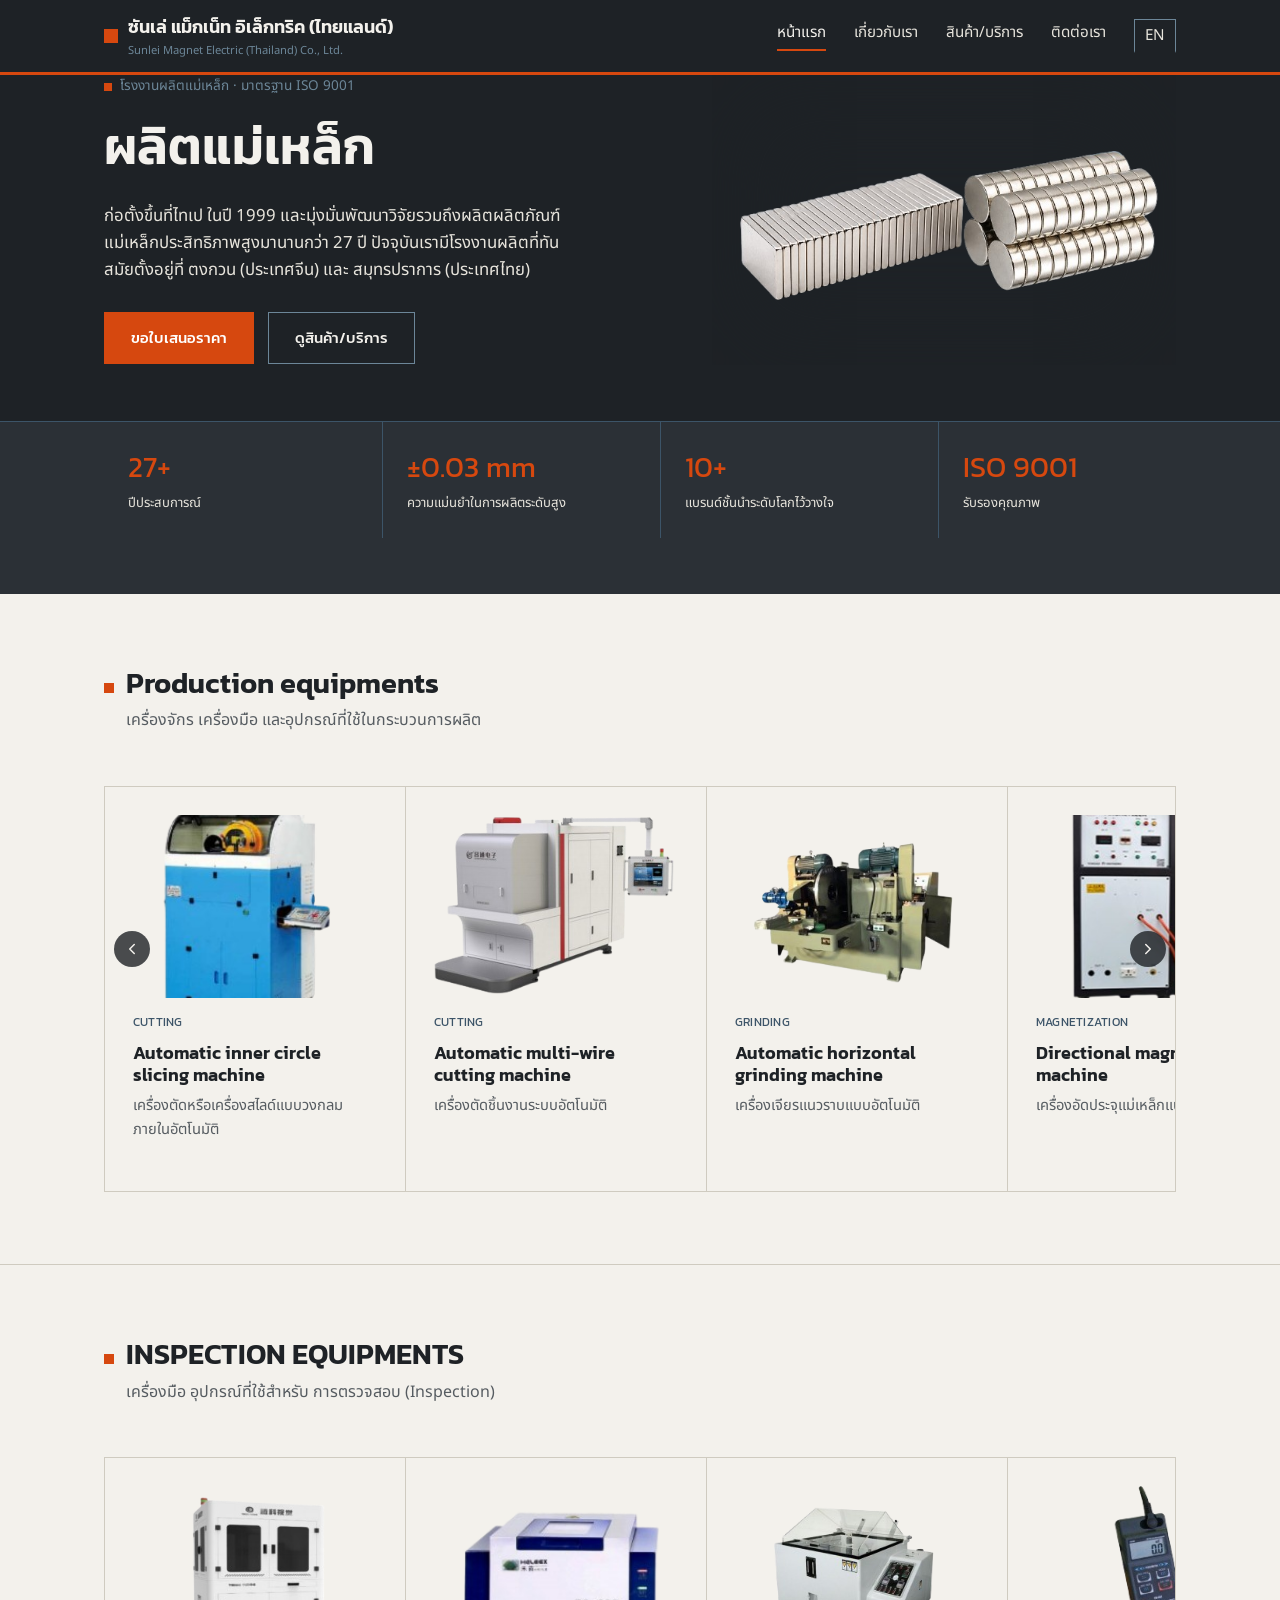
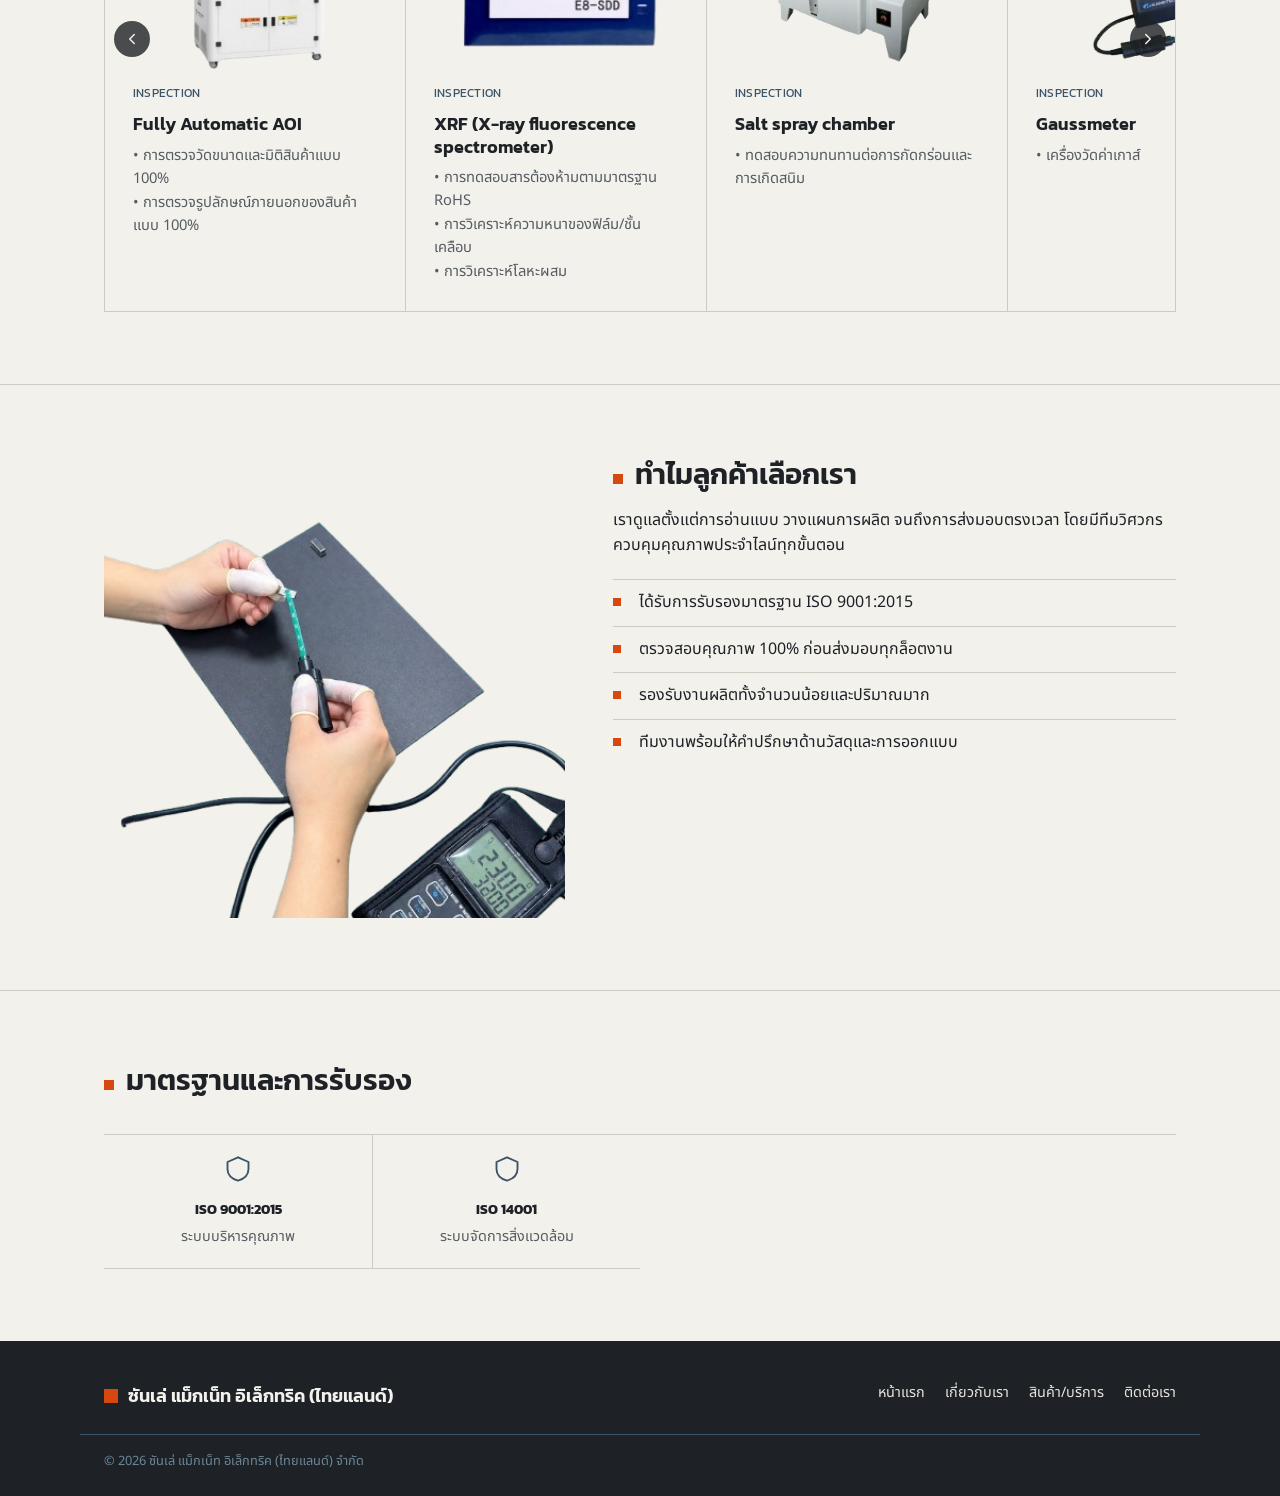
<file: index.html>
<!DOCTYPE html>
<html lang="th">
<head>
<meta charset="UTF-8">
<meta name="viewport" content="width=device-width, initial-scale=1.0">
<title>ซันเล่ แม็กเน็ท อิเล็กทริค (ไทยแลนด์) | โรงงานผลิตแม่เหล็ก</title>
<meta name="description" content="โรงงานผลิตชิ้นส่วนโลหะและงานประกอบอุตสาหกรรม มาตรฐาน ISO 9001 รับผลิตตามแบบ (OEM) และงานประกอบเฉพาะทาง">
<link rel="preconnect" href="https://fonts.googleapis.com">
<link href="https://fonts.googleapis.com/css2?family=Kanit:wght@500;600&family=Noto+Sans+Thai:wght@400;500;600&display=swap" rel="stylesheet">
<link rel="stylesheet" href="css/style.css">
</head>
<body>

<header class="site-header">
  <div class="wrap">
    <a class="brand" href="index.html">
      <span class="mark"></span>
      <span>ซันเล่ แม็กเน็ท อิเล็กทริค (ไทยแลนด์)<br><small>Sunlei Magnet Electric (Thailand) Co., Ltd.</small></span>
    </a>
    <button class="menu-toggle" aria-expanded="false" aria-label="เปิดเมนู">เมนู</button>
    <nav class="main-nav">
      <a href="index.html" aria-current="page">หน้าแรก</a>
      <a href="about.html">เกี่ยวกับเรา</a>
      <a href="products.html">สินค้า/บริการ</a>
      <a href="contact.html">ติดต่อเรา</a>
      <div class="lang-switch"><a href="en/index.html">EN</a></div>
    </nav>
  </div>
</header>

<section class="hero" style="border-bottom:none; padding-top:0;">
  <div class="wrap">
    <div>
      <div class="eyebrow"><span class="mark"></span>โรงงานผลิตแม่เหล็ก · มาตรฐาน ISO 9001</div>
      <h1>ผลิตแม่เหล็ก</h1>
      <p class="lede">ก่อตั้งขึ้นที่ไทเป ในปี 1999 และมุ่งมั่นพัฒนาวิจัยรวมถึงผลิตผลิตภัณฑ์แม่เหล็กประสิทธิภาพสูงมานานกว่า 27 ปี ปัจจุบันเรามีโรงงานผลิตที่ทันสมัยตั้งอยู่ที่ ตงกวน (ประเทศจีน) และ สมุทรปราการ (ประเทศไทย) </p>
      <div class="hero-actions">
        <a class="btn btn-primary" href="contact.html">ขอใบเสนอราคา</a>
        <a class="btn btn-ghost" href="products.html">ดูสินค้า/บริการ</a>
      </div>
    </div>
    <div class="hero-plate">
      <img src="images/1.png" alt="แม่เหล็กนีโอไดเมียมของซันเล่ แม็กเน็ท อิเล็กทริค (ไทยแลนด์)"
           style="width:100%;height:100%;object-fit:cover;object-position:center;">
    </div>
  </div>
  <div class="stat-strip">
    <div class="wrap">
      <div class="stat"><span class="num">27+</span><span class="label">ปีประสบการณ์</span></div>
      <div class="stat"><span class="num">±0.03 mm</span><span class="label">ความแม่นยำในการผลิตระดับสูง</span></div>
      <div class="stat"><span class="num">10+</span><span class="label">แบรนด์ชั้นนำระดับโลกไว้วางใจ</span></div>
      <div class="stat"><span class="num">ISO 9001</span><span class="label">รับรองคุณภาพ</span></div>
    </div>
  </div>
</section>

<section>
  <div class="wrap">
    <div class="section-head">
      <span class="tag"></span>
      <div><h2>Production equipments </h2><p class="desc">เครื่องจักร เครื่องมือ และอุปกรณ์ที่ใช้ในกระบวนการผลิต</p></div>
    </div>
    <div class="product-slider">
      <button class="slider-arrow slider-prev" type="button" aria-label="เลื่อนดูรายการก่อนหน้า" onclick="scrollProducts(-1, this)">
        <svg width="18" height="18" viewBox="0 0 24 24" fill="none" stroke="currentColor" stroke-width="2" stroke-linecap="round" stroke-linejoin="round"><polyline points="15 18 9 12 15 6"></polyline></svg>
      </button>
      <div class="product-grid">
        <div class="product-card">
          <!-- 🖼️ แก้รูปตรงนี้: เปลี่ยน src เป็นรูปเครื่อง CNC/ชิ้นงานจริง (แนะนำ 800x600px) -->
          <div class="thumb">
            <img src="images/1.1.png" alt="Automatic inner circle slicing machine">
          </div>
          <div class="code">CUTTING</div>
          <h3>Automatic inner circle slicing machine</h3>
          <p>เครื่องตัดหรือเครื่องสไลด์แบบวงกลมภายในอัตโนมัติ</p>
        </div>
        <div class="product-card">
          <!-- 🖼️ แก้รูปตรงนี้: เปลี่ยน src เป็นรูปงานตัด-พับแผ่นโลหะจริง (แนะนำ 800x600px) -->
          <div class="thumb">
            <img src="images/CUT-70-removebg.png" alt="งานตัด">
          </div>
          <div class="code">CUTTING</div>
          <h3>Automatic multi-wire cutting machine</h3>
          <p>เครื่องตัดชิ้นงานระบบอัตโนมัติ</p>
        </div>
        <div class="product-card">
          <!-- 🖼️ แก้รูปตรงนี้: เปลี่ยน src เป็นรูปงานประกอบ/ตรวจสอบจริง (แนะนำ 800x600px) -->
          <div class="thumb">
            <img src="images/P-1.png" alt="งานตัดกำลัง70เท่า">
          </div>
          <div class="code">GRINDING</div>
          <h3>Automatic horizontal grinding machine</h3>
          <p>เครื่องเจียรแนวราบแบบอัตโนมัติ</p>
        </div>
        <div class="product-card">
          <!-- 🖼️ แก้รูปตรงนี้: เปลี่ยน src เป็นรูปงานประกอบ/ตรวจสอบจริง (แนะนำ 800x600px) -->
          <div class="thumb">
            <img src="images/C-1.png" alt="ชาร์จ">
          </div>
          <div class="code">MAGNETIZATION</div>
          <h3>Directional magnetizing machine</h3>
          <p>เครื่องอัดประจุแม่เหล็กแบบกำหนดทิศทาง</p>
        </div>
        <div class="product-card">
          <!-- 🖼️ แก้รูปตรงนี้: เปลี่ยน src เป็นรูปงานประกอบ/ตรวจสอบจริง (แนะนำ 800x600px) -->
          <div class="thumb">
            <img src="images/C-2.png" alt="ชาร์จ">
          </div>
          <div class="code">MAGNETIZATION</div>
          <h3>Automatic tunnel-type magnetizing machine</h3>
          <p>เครื่องอัดแม่เหล็กอัตโนมัติแบบอุโมงค์</p>
        </div>
        <div class="product-card">
          <!-- 🖼️ แก้รูปตรงนี้: เปลี่ยน src เป็นรูปงานประกอบ/ตรวจสอบจริง (แนะนำ 800x600px) -->
          <div class="thumb">
            <img src="images/C-3.png" alt="ชาร์จ">
          </div>
          <div class="code">MAGNETIZATION</div>
          <h3>Fully automatic inkjet coding and magnetizing machine</h3>
          <p>เครื่องอัดแม่เหล็กและพิมพ์รหัสอิงก์เจ็ตอัตโนมัติ</p>
        </div>
        <div class="product-card">
          <!-- 🖼️ แก้รูปตรงนี้: เปลี่ยน src เป็นรูปงานประกอบ/ตรวจสอบจริง (แนะนำ 800x600px) -->
          <div class="thumb">
            <img src="images/C-4.png" alt="ชาร์จ">
          </div>
          <div class="code">MAGNETIZATION</div>
          <h3>Magnetizer machine</h3>
          <p>เครื่องอัดแม่เหล็กอัตโนมัติแบบไม่กำหนดทิศทาง</p>
        </div>
      </div>
      <button class="slider-arrow slider-next" type="button" aria-label="เลื่อนดูรายการถัดไป" onclick="scrollProducts(1, this)">
        <svg width="18" height="18" viewBox="0 0 24 24" fill="none" stroke="currentColor" stroke-width="2" stroke-linecap="round" stroke-linejoin="round"><polyline points="9 18 15 12 9 6"></polyline></svg>
      </button>
    </div>
  </div>
</section>

<section>
  <div class="wrap">
    <div class="section-head">
      <span class="tag"></span>
      <div><h2>INSPECTION EQUIPMENTS </h2><p class="desc">เครื่องมือ อุปกรณ์ที่ใช้สำหรับ การตรวจสอบ (Inspection)</p></div>
    </div>
    <div class="product-slider">
      <button class="slider-arrow slider-prev" type="button" aria-label="เลื่อนดูรายการก่อนหน้า" onclick="scrollProducts(-1, this)">
        <svg width="18" height="18" viewBox="0 0 24 24" fill="none" stroke="currentColor" stroke-width="2" stroke-linecap="round" stroke-linejoin="round"><polyline points="15 18 9 12 15 6"></polyline></svg>
      </button>
      <div class="product-grid">
        <div class="product-card">
          <!-- 🖼️ แก้รูปตรงนี้: เปลี่ยน src เป็นรูปเครื่อง CNC/ชิ้นงานจริง (แนะนำ 800x600px) -->
          <div class="thumb">
            <img src="images/AOI.png" alt="Automatic inner circle slicing machine">
          </div>
          <div class="code">INSPECTION</div>
          <h3>Fully Automatic AOI </h3>
          <p>• การตรวจวัดขนาดและมิติสินค้าแบบ 100%</p>
          <p>• การตรวจรูปลักษณ์ภายนอกของสินค้าแบบ 100%</p>
        </div>
        <div class="product-card">
          <!-- 🖼️ แก้รูปตรงนี้: เปลี่ยน src เป็นรูปงานตัด-พับแผ่นโลหะจริง (แนะนำ 800x600px) -->
          <div class="thumb">
            <img src="images/XRF.png" alt="งานตัด">
          </div>
          <div class="code">INSPECTION</div>
          <h3>XRF (X-ray fluorescence spectrometer)</h3>
          <p>• การทดสอบสารต้องห้ามตามมาตรฐาน RoHS</p>
          <p>• การวิเคราะห์ความหนาของฟิล์ม/ชั้นเคลือบ</p>
          <p>• การวิเคราะห์โลหะผสม</p>
        </div>
        <div class="product-card">
          <!-- 🖼️ แก้รูปตรงนี้: เปลี่ยน src เป็นรูปงานประกอบ/ตรวจสอบจริง (แนะนำ 800x600px) -->
          <div class="thumb">
            <img src="images/S-1.png" alt="งานตัดกำลัง70เท่า">
          </div>
          <div class="code">INSPECTION</div>
          <h3>Salt spray chamber</h3>
          <p>• ทดสอบความทนทานต่อการกัดกร่อนและการเกิดสนิม</p>
        </div>
        <div class="product-card">
          <!-- 🖼️ แก้รูปตรงนี้: เปลี่ยน src เป็นรูปงานประกอบ/ตรวจสอบจริง (แนะนำ 800x600px) -->
          <div class="thumb">
            <img src="images/G-1.png" alt="ชาร์จ">
          </div>
          <div class="code">INSPECTION</div>
          <h3>Gaussmeter</h3>
          <p>• เครื่องวัดค่าเกาส์</p>
        </div>

      </div>
      <button class="slider-arrow slider-next" type="button" aria-label="เลื่อนดูรายการถัดไป" onclick="scrollProducts(1, this)">
        <svg width="18" height="18" viewBox="0 0 24 24" fill="none" stroke="currentColor" stroke-width="2" stroke-linecap="round" stroke-linejoin="round"><polyline points="9 18 15 12 9 6"></polyline></svg>
      </button>
    </div>
  </div>
</section>

<script>
  function scrollProducts(direction, btn) {
    var slider = btn.closest('.product-slider');
    var track = slider.querySelector('.product-grid');
    var card = track.querySelector('.product-card');
    var gap = 1;
    var amount = card ? card.getBoundingClientRect().width + gap : 300;
    var start = track.scrollLeft;
    var maxScroll = track.scrollWidth - track.clientWidth;
    var target = Math.max(0, Math.min(maxScroll, start + direction * amount));
    var duration = 450;
    var startTime = null;

    if (track._scrollAnimId) {
      cancelAnimationFrame(track._scrollAnimId);
      track._scrollAnimId = null;
    }

    function easeOutCubic(t) {
      return 1 - Math.pow(1 - t, 3);
    }

    function step(timestamp) {
      if (!startTime) startTime = timestamp;
      var elapsed = timestamp - startTime;
      var progress = Math.min(elapsed / duration, 1);
      track.scrollLeft = start + (target - start) * easeOutCubic(progress);
      if (progress < 1) {
        track._scrollAnimId = requestAnimationFrame(step);
      } else {
        track._scrollAnimId = null;
      }
    }

    track._scrollAnimId = requestAnimationFrame(step);
  }
</script>

<section>
  <div class="wrap split">
    <div class="plate">
      <!-- 🖼️ แก้รูปตรงนี้: เปลี่ยน src เป็นรูปทีมงาน/การตรวจสอบคุณภาพจริง (แนะนำ 900x700px) -->
      <img src="images/Q-1.1.png" alt="ทีมงานตรวจสอบคุณภาพ"
           style="width:100%;height:100%;object-fit:cover;object-position:center;">
    </div>
    <div>
      <div class="section-head" style="margin-bottom:16px;">
        <span class="tag"></span>
        <div><h2>ทำไมลูกค้าเลือกเรา</h2></div>
      </div>
      <p>เราดูแลตั้งแต่การอ่านแบบ วางแผนการผลิต จนถึงการส่งมอบตรงเวลา โดยมีทีมวิศวกรควบคุมคุณภาพประจำไลน์ทุกขั้นตอน</p>
      <ul class="checklist">
        <li>ได้รับการรับรองมาตรฐาน ISO 9001:2015</li>
        <li>ตรวจสอบคุณภาพ 100% ก่อนส่งมอบทุกล็อตงาน</li>
        <li>รองรับงานผลิตทั้งจำนวนน้อยและปริมาณมาก</li>
        <li>ทีมงานพร้อมให้คำปรึกษาด้านวัสดุและการออกแบบ</li>
      </ul>
    </div>
  </div>
</section>

<section style="border-bottom:none;">
  <div class="wrap">
    <div class="section-head">
      <span class="tag"></span>
      <div><h2>มาตรฐานและการรับรอง</h2></div>
    </div>
    <!-- 🖼️ ไอคอนด้านล่างเป็นตราสัญลักษณ์ทั่วไป แก้เป็นโลโก้ใบรับรองจริง (ไฟล์ภาพ) ได้เมื่อได้รับเอกสารจากหน่วยตรวจ -->
    <div class="cert-row">
      <div class="cert-item">
        <svg width="28" height="28" viewBox="0 0 24 24" fill="none" stroke="#3C5468" stroke-width="1.6" style="margin-bottom:8px;"><path d="M12 2 3 6v6c0 5 4 8.5 9 10 5-1.5 9-5 9-10V6l-9-4Z"/></svg>
        <strong>ISO 9001:2015</strong>ระบบบริหารคุณภาพ
      </div>
      <!--<div class="cert-item">
        <svg width="28" height="28" viewBox="0 0 24 24" fill="none" stroke="#3C5468" stroke-width="1.6" style="margin-bottom:8px;"><path d="M12 2 3 6v6c0 5 4 8.5 9 10 5-1.5 9-5 9-10V6l-9-4Z"/></svg>
        <strong>มอก.</strong>มาตรฐานผลิตภัณฑ์อุตสาหกรรม
      </div>-->
      <div class="cert-item">
        <svg width="28" height="28" viewBox="0 0 24 24" fill="none" stroke="#3C5468" stroke-width="1.6" style="margin-bottom:8px;"><path d="M12 2 3 6v6c0 5 4 8.5 9 10 5-1.5 9-5 9-10V6l-9-4Z"/></svg>
        <strong>ISO 14001</strong>ระบบจัดการสิ่งแวดล้อม
      </div>
      <!--<div class="cert-item">
        <svg width="28" height="28" viewBox="0 0 24 24" fill="none" stroke="#3C5468" stroke-width="1.6" style="margin-bottom:8px;"><path d="M12 2 3 6v6c0 5 4 8.5 9 10 5-1.5 9-5 9-10V6l-9-4Z"/></svg>
        <strong>SGS Audit</strong>ตรวจประเมินโรงงานประจำปี
      </div>-->
    </div>
  </div>
</section>

<footer class="site-footer">
  <div class="wrap">
    <a class="brand" href="index.html"><span class="mark"></span>ซันเล่ แม็กเน็ท อิเล็กทริค (ไทยแลนด์)</a>
    <nav class="foot-nav">
      <a href="index.html">หน้าแรก</a>
      <a href="about.html">เกี่ยวกับเรา</a>
      <a href="products.html">สินค้า/บริการ</a>
      <a href="contact.html">ติดต่อเรา</a>
    </nav>
  </div>
  <p class="foot-bottom">© 2026 ซันเล่ แม็กเน็ท อิเล็กทริค (ไทยแลนด์) จำกัด</p>
</footer>

<script src="js/main.js"></script>
</body>
</html>
</file>
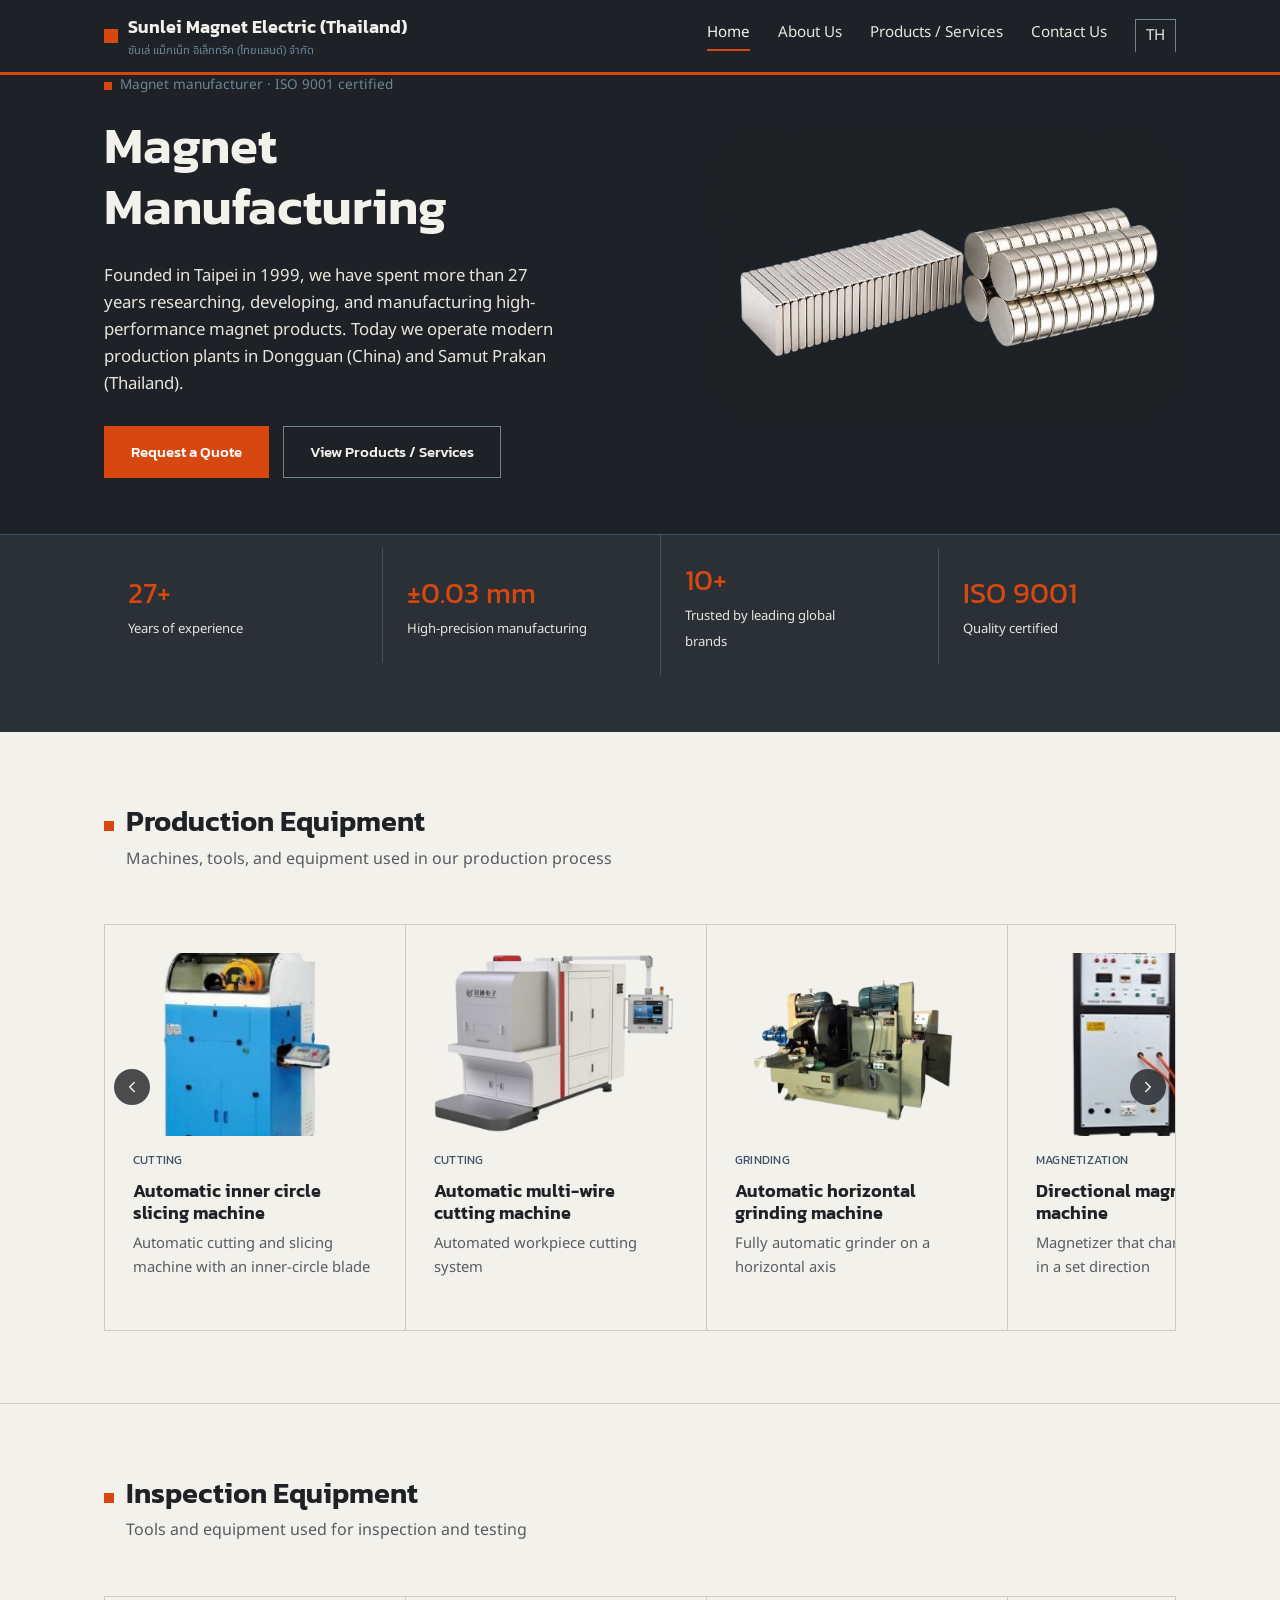
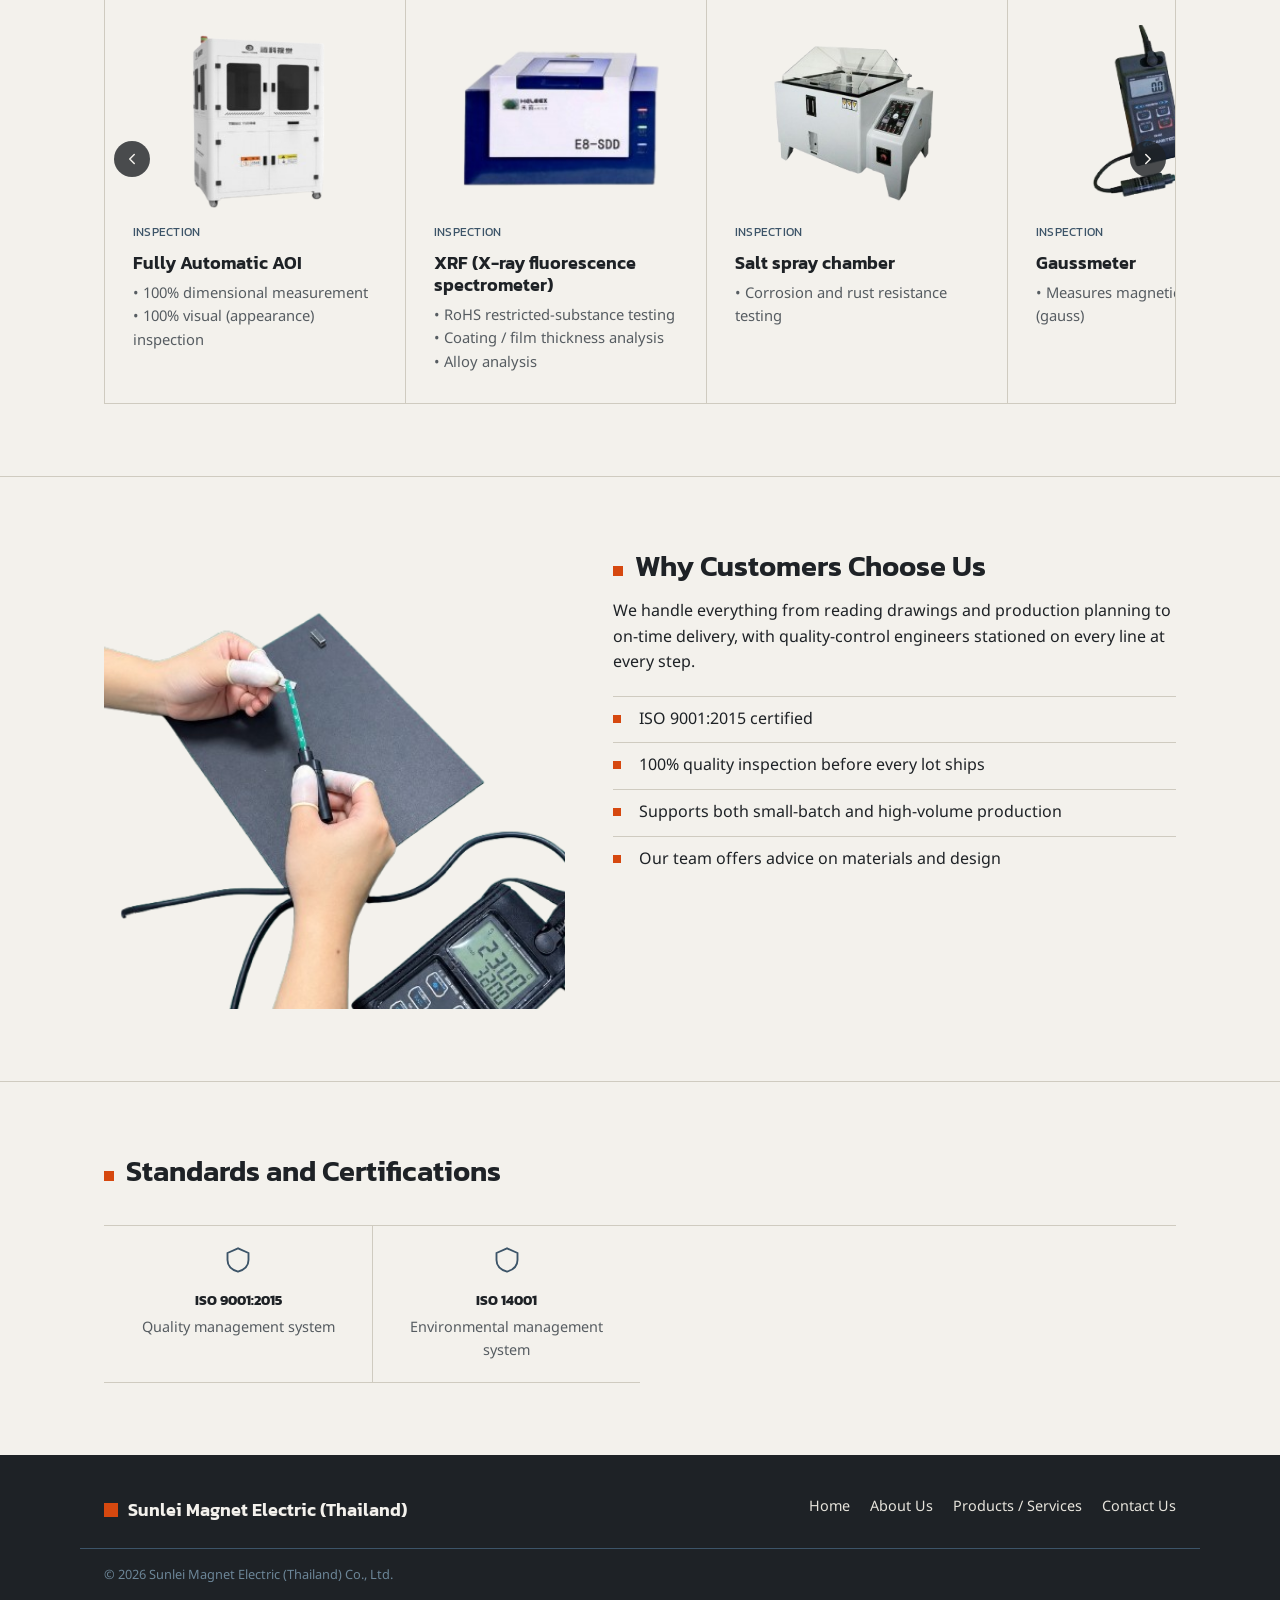
<file: en/index.html>
<!DOCTYPE html>
<html lang="en">
<head>
<meta charset="UTF-8">
<meta name="viewport" content="width=device-width, initial-scale=1.0">
<title>Sunlei Magnet Electric (Thailand) | Magnet Manufacturer</title>
<meta name="description" content="Manufacturer of high-performance magnets with production plants in Dongguan (China) and Samut Prakan (Thailand). ISO 9001 certified. OEM and custom orders welcome.">
<link rel="preconnect" href="https://fonts.googleapis.com">
<link href="https://fonts.googleapis.com/css2?family=Kanit:wght@500;600&family=Noto+Sans+Thai:wght@400;500;600&display=swap" rel="stylesheet">
<link rel="stylesheet" href="../css/style.css">
</head>
<body>

<header class="site-header">
  <div class="wrap">
    <a class="brand" href="index.html">
      <span class="mark"></span>
      <span>Sunlei Magnet Electric (Thailand)<br><small>ซันเล่ แม็กเน็ท อิเล็กทริค (ไทยแลนด์) จำกัด</small></span>
    </a>
    <button class="menu-toggle" aria-expanded="false" aria-label="Open menu">Menu</button>
    <nav class="main-nav">
      <a href="index.html" aria-current="page">Home</a>
      <a href="about.html">About Us</a>
      <a href="products.html">Products / Services</a>
      <a href="contact.html">Contact Us</a>
      <div class="lang-switch"><a href="../index.html">TH</a></div>
    </nav>
  </div>
</header>

<section class="hero" style="border-bottom:none; padding-top:0;">
  <div class="wrap">
    <div>
      <div class="eyebrow"><span class="mark"></span>Magnet manufacturer · ISO 9001 certified</div>
      <h1>Magnet Manufacturing</h1>
      <p class="lede">Founded in Taipei in 1999, we have spent more than 27 years researching, developing, and manufacturing high-performance magnet products. Today we operate modern production plants in Dongguan (China) and Samut Prakan (Thailand).</p>
      <div class="hero-actions">
        <a class="btn btn-primary" href="contact.html">Request a Quote</a>
        <a class="btn btn-ghost" href="products.html">View Products / Services</a>
      </div>
    </div>
    <div class="hero-plate">
      <img src="../images/1.png" alt="Neodymium magnets from Sunlei Magnet Electric (Thailand)"
           style="width:100%;height:100%;object-fit:cover;object-position:center;">
    </div>
  </div>
  <div class="stat-strip">
    <div class="wrap">
      <div class="stat"><span class="num">27+</span><span class="label">Years of experience</span></div>
      <div class="stat"><span class="num">±0.03 mm</span><span class="label">High-precision manufacturing</span></div>
      <div class="stat"><span class="num">10+</span><span class="label">Trusted by leading global brands</span></div>
      <div class="stat"><span class="num">ISO 9001</span><span class="label">Quality certified</span></div>
    </div>
  </div>
</section>

<section>
  <div class="wrap">
    <div class="section-head">
      <span class="tag"></span>
      <div><h2>Production Equipment</h2><p class="desc">Machines, tools, and equipment used in our production process</p></div>
    </div>
    <div class="product-slider">
      <button class="slider-arrow slider-prev" type="button" aria-label="Scroll to previous items" onclick="scrollProducts(-1, this)">
        <svg width="18" height="18" viewBox="0 0 24 24" fill="none" stroke="currentColor" stroke-width="2" stroke-linecap="round" stroke-linejoin="round"><polyline points="15 18 9 12 15 6"></polyline></svg>
      </button>
      <div class="product-grid">
        <div class="product-card">
          <!-- 🖼️ Replace the image: use a real photo of the machine (recommended 800x600px) -->
          <div class="thumb">
            <img src="../images/1.1.png" alt="Automatic inner circle slicing machine">
          </div>
          <div class="code">CUTTING</div>
          <h3>Automatic inner circle slicing machine</h3>
          <p>Automatic cutting and slicing machine with an inner-circle blade</p>
        </div>
        <div class="product-card">
          <div class="thumb">
            <img src="../images/CUT-70-removebg.png" alt="Multi-wire cutting machine">
          </div>
          <div class="code">CUTTING</div>
          <h3>Automatic multi-wire cutting machine</h3>
          <p>Automated workpiece cutting system</p>
        </div>
        <div class="product-card">
          <div class="thumb">
            <img src="../images/P-1.png" alt="Horizontal grinding machine">
          </div>
          <div class="code">GRINDING</div>
          <h3>Automatic horizontal grinding machine</h3>
          <p>Fully automatic grinder on a horizontal axis</p>
        </div>
        <div class="product-card">
          <div class="thumb">
            <img src="../images/C-1.png" alt="Directional magnetizing machine">
          </div>
          <div class="code">MAGNETIZATION</div>
          <h3>Directional magnetizing machine</h3>
          <p>Magnetizer that charges magnets in a set direction</p>
        </div>
        <div class="product-card">
          <div class="thumb">
            <img src="../images/C-2.png" alt="Tunnel-type magnetizing machine">
          </div>
          <div class="code">MAGNETIZATION</div>
          <h3>Automatic tunnel-type magnetizing machine</h3>
          <p>Automatic magnetizer with tunnel-type feed</p>
        </div>
        <div class="product-card">
          <div class="thumb">
            <img src="../images/C-3.png" alt="Inkjet coding and magnetizing machine">
          </div>
          <div class="code">MAGNETIZATION</div>
          <h3>Fully automatic inkjet coding and magnetizing machine</h3>
          <p>Automatic magnetizer with inkjet code printing</p>
        </div>
        <div class="product-card">
          <div class="thumb">
            <img src="../images/C-4.png" alt="Magnetizer machine">
          </div>
          <div class="code">MAGNETIZATION</div>
          <h3>Magnetizer machine</h3>
          <p>Automatic non-directional magnetizer</p>
        </div>
      </div>
      <button class="slider-arrow slider-next" type="button" aria-label="Scroll to next items" onclick="scrollProducts(1, this)">
        <svg width="18" height="18" viewBox="0 0 24 24" fill="none" stroke="currentColor" stroke-width="2" stroke-linecap="round" stroke-linejoin="round"><polyline points="9 18 15 12 9 6"></polyline></svg>
      </button>
    </div>
  </div>
</section>

<section>
  <div class="wrap">
    <div class="section-head">
      <span class="tag"></span>
      <div><h2>Inspection Equipment</h2><p class="desc">Tools and equipment used for inspection and testing</p></div>
    </div>
    <div class="product-slider">
      <button class="slider-arrow slider-prev" type="button" aria-label="Scroll to previous items" onclick="scrollProducts(-1, this)">
        <svg width="18" height="18" viewBox="0 0 24 24" fill="none" stroke="currentColor" stroke-width="2" stroke-linecap="round" stroke-linejoin="round"><polyline points="15 18 9 12 15 6"></polyline></svg>
      </button>
      <div class="product-grid">
        <div class="product-card">
          <div class="thumb">
            <img src="../images/AOI.png" alt="Fully automatic AOI">
          </div>
          <div class="code">INSPECTION</div>
          <h3>Fully Automatic AOI</h3>
          <p>• 100% dimensional measurement</p>
          <p>• 100% visual (appearance) inspection</p>
        </div>
        <div class="product-card">
          <div class="thumb">
            <img src="../images/XRF.png" alt="XRF spectrometer">
          </div>
          <div class="code">INSPECTION</div>
          <h3>XRF (X-ray fluorescence spectrometer)</h3>
          <p>• RoHS restricted-substance testing</p>
          <p>• Coating / film thickness analysis</p>
          <p>• Alloy analysis</p>
        </div>
        <div class="product-card">
          <div class="thumb">
            <img src="../images/S-1.png" alt="Salt spray chamber">
          </div>
          <div class="code">INSPECTION</div>
          <h3>Salt spray chamber</h3>
          <p>• Corrosion and rust resistance testing</p>
        </div>
        <div class="product-card">
          <div class="thumb">
            <img src="../images/G-1.png" alt="Gaussmeter">
          </div>
          <div class="code">INSPECTION</div>
          <h3>Gaussmeter</h3>
          <p>• Measures magnetic field strength (gauss)</p>
        </div>

      </div>
      <button class="slider-arrow slider-next" type="button" aria-label="Scroll to next items" onclick="scrollProducts(1, this)">
        <svg width="18" height="18" viewBox="0 0 24 24" fill="none" stroke="currentColor" stroke-width="2" stroke-linecap="round" stroke-linejoin="round"><polyline points="9 18 15 12 9 6"></polyline></svg>
      </button>
    </div>
  </div>
</section>

<script>
  function scrollProducts(direction, btn) {
    var slider = btn.closest('.product-slider');
    var track = slider.querySelector('.product-grid');
    var card = track.querySelector('.product-card');
    var gap = 1;
    var amount = card ? card.getBoundingClientRect().width + gap : 300;
    var start = track.scrollLeft;
    var maxScroll = track.scrollWidth - track.clientWidth;
    var target = Math.max(0, Math.min(maxScroll, start + direction * amount));
    var duration = 450;
    var startTime = null;

    if (track._scrollAnimId) {
      cancelAnimationFrame(track._scrollAnimId);
      track._scrollAnimId = null;
    }

    function easeOutCubic(t) {
      return 1 - Math.pow(1 - t, 3);
    }

    function step(timestamp) {
      if (!startTime) startTime = timestamp;
      var elapsed = timestamp - startTime;
      var progress = Math.min(elapsed / duration, 1);
      track.scrollLeft = start + (target - start) * easeOutCubic(progress);
      if (progress < 1) {
        track._scrollAnimId = requestAnimationFrame(step);
      } else {
        track._scrollAnimId = null;
      }
    }

    track._scrollAnimId = requestAnimationFrame(step);
  }
</script>

<section>
  <div class="wrap split">
    <div class="plate">
      <!-- 🖼️ Replace the image: use a real photo of the team / quality inspection (recommended 900x700px) -->
      <img src="../images/Q-1.1.png" alt="Quality inspection team"
           style="width:100%;height:100%;object-fit:cover;object-position:center;">
    </div>
    <div>
      <div class="section-head" style="margin-bottom:16px;">
        <span class="tag"></span>
        <div><h2>Why Customers Choose Us</h2></div>
      </div>
      <p>We handle everything from reading drawings and production planning to on-time delivery, with quality-control engineers stationed on every line at every step.</p>
      <ul class="checklist">
        <li>ISO 9001:2015 certified</li>
        <li>100% quality inspection before every lot ships</li>
        <li>Supports both small-batch and high-volume production</li>
        <li>Our team offers advice on materials and design</li>
      </ul>
    </div>
  </div>
</section>

<section style="border-bottom:none;">
  <div class="wrap">
    <div class="section-head">
      <span class="tag"></span>
      <div><h2>Standards and Certifications</h2></div>
    </div>
    <!-- 🖼️ The icons below are generic badges. Replace them with the real certificate logos once you have the documents from the certification body. -->
    <div class="cert-row">
      <div class="cert-item">
        <svg width="28" height="28" viewBox="0 0 24 24" fill="none" stroke="#3C5468" stroke-width="1.6" style="margin-bottom:8px;"><path d="M12 2 3 6v6c0 5 4 8.5 9 10 5-1.5 9-5 9-10V6l-9-4Z"/></svg>
        <strong>ISO 9001:2015</strong>Quality management system
      </div>
      <div class="cert-item">
        <svg width="28" height="28" viewBox="0 0 24 24" fill="none" stroke="#3C5468" stroke-width="1.6" style="margin-bottom:8px;"><path d="M12 2 3 6v6c0 5 4 8.5 9 10 5-1.5 9-5 9-10V6l-9-4Z"/></svg>
        <strong>ISO 14001</strong>Environmental management system
      </div>
    </div>
  </div>
</section>

<footer class="site-footer">
  <div class="wrap">
    <a class="brand" href="index.html"><span class="mark"></span>Sunlei Magnet Electric (Thailand)</a>
    <nav class="foot-nav">
      <a href="index.html">Home</a>
      <a href="about.html">About Us</a>
      <a href="products.html">Products / Services</a>
      <a href="contact.html">Contact Us</a>
    </nav>
  </div>
  <p class="foot-bottom">© 2026 Sunlei Magnet Electric (Thailand) Co., Ltd.</p>
</footer>

<script src="../js/main.js"></script>
</body>
</html>
</file>
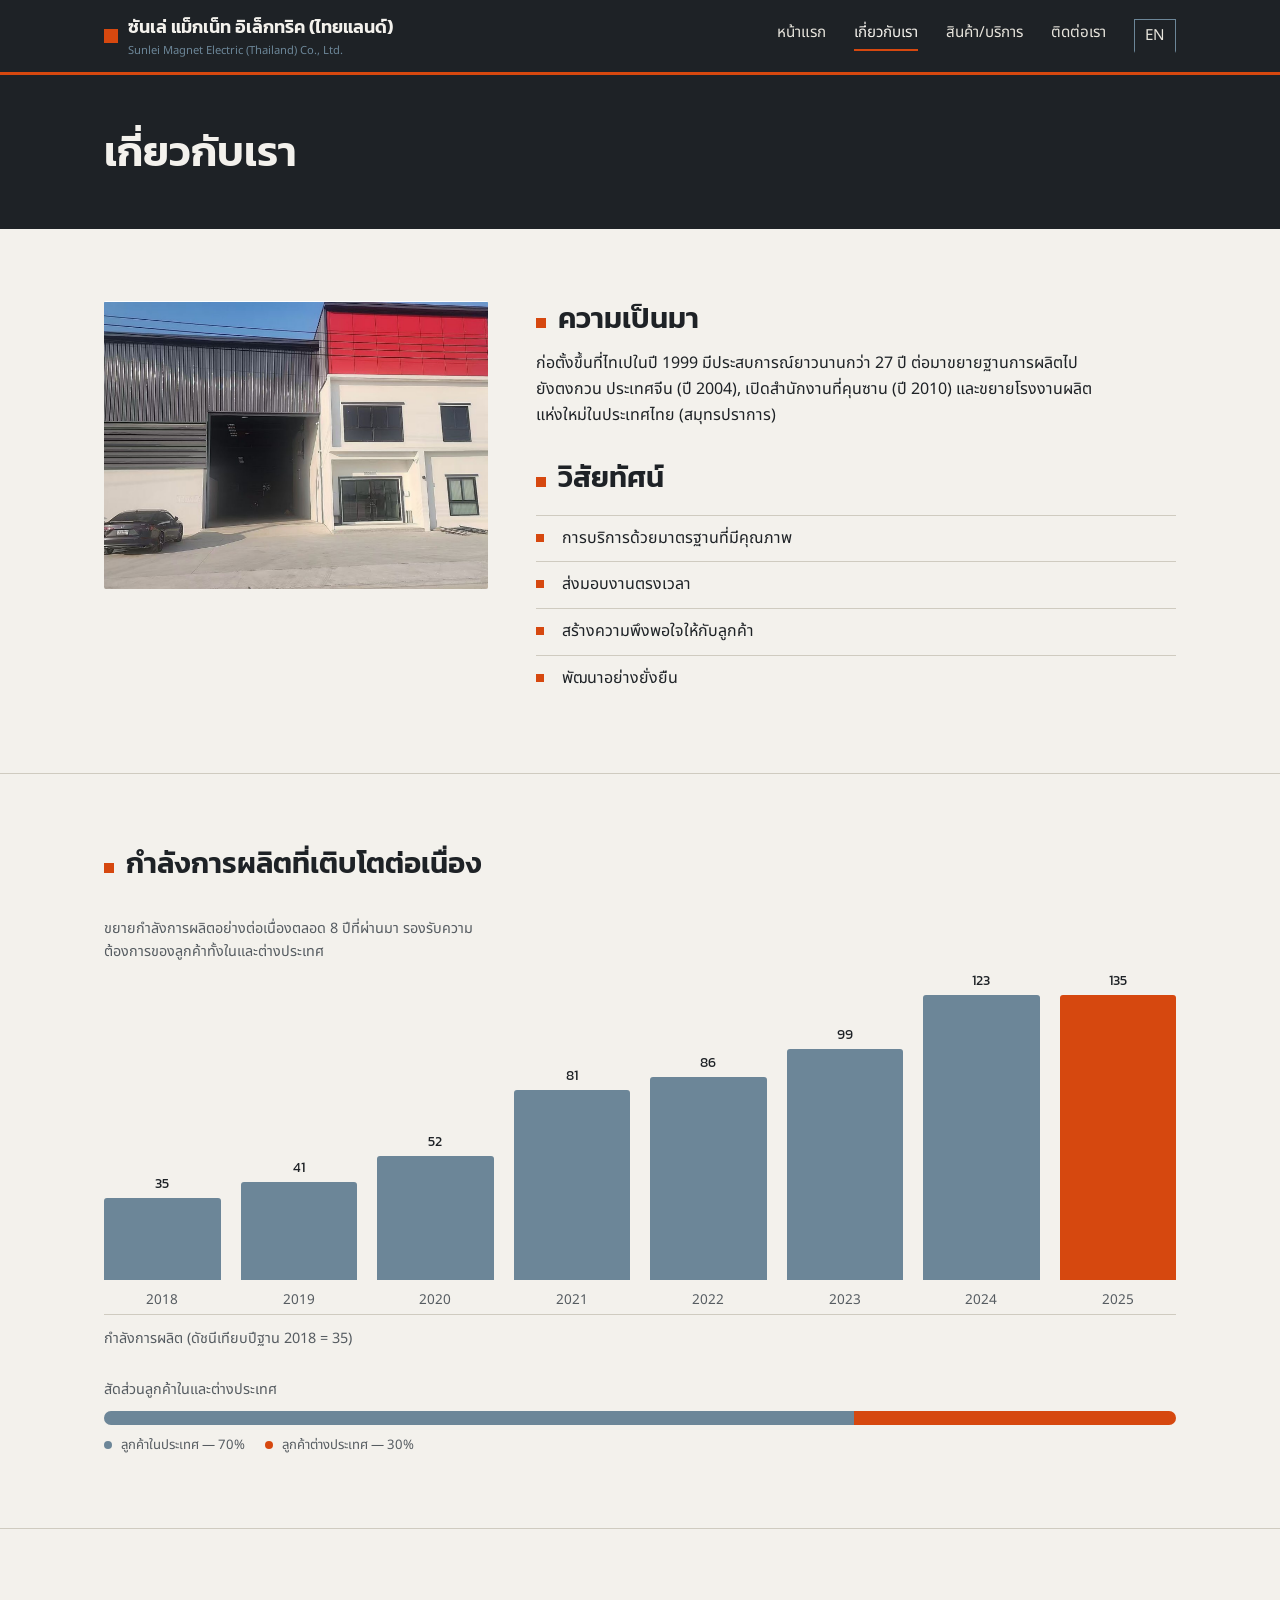
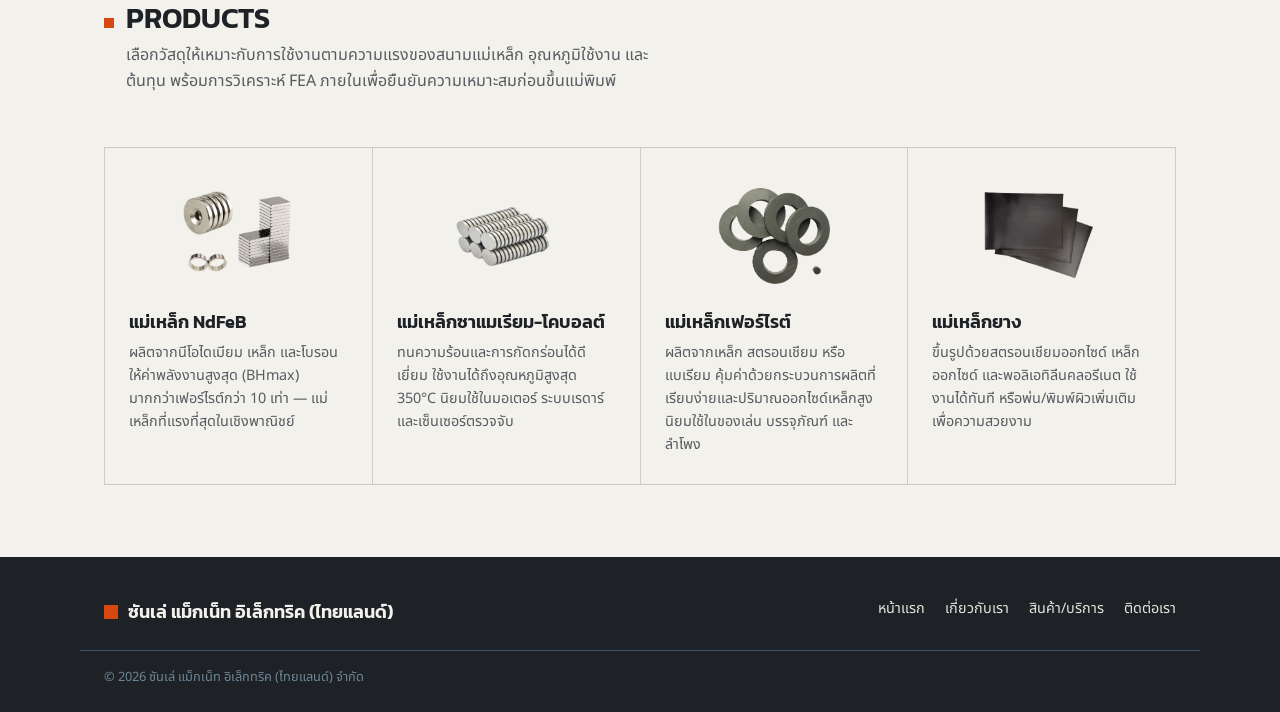
<file: about.html>
<!DOCTYPE html>
<html lang="th">
<head>
<meta charset="UTF-8">
<meta name="viewport" content="width=device-width, initial-scale=1.0">
<title>เกี่ยวกับเรา | ซันเล่ แม็กเน็ท อิเล็กทริค (ไทยแลนด์)</title>
<meta name="description" content="ประวัติ วิสัยทัศน์ และไลน์การผลิตของโรงงานซันเล่ แม็กเน็ท อิเล็กทริค (ไทยแลนด์)">
<link rel="preconnect" href="https://fonts.googleapis.com">
<link href="https://fonts.googleapis.com/css2?family=Kanit:wght@500;600&family=Noto+Sans+Thai:wght@400;500;600&display=swap" rel="stylesheet">
<link rel="stylesheet" href="css/style.css">
</head>
<body>

<header class="site-header">
  <div class="wrap">
    <a class="brand" href="index.html">
      <span class="mark"></span>
      <span>ซันเล่ แม็กเน็ท อิเล็กทริค (ไทยแลนด์)<br><small>Sunlei Magnet Electric (Thailand) Co., Ltd.</small></span>
    </a>
    <button class="menu-toggle" aria-expanded="false" aria-label="เปิดเมนู">เมนู</button>
    <nav class="main-nav">
      <a href="index.html">หน้าแรก</a>
      <a href="about.html" aria-current="page">เกี่ยวกับเรา</a>
      <a href="products.html">สินค้า/บริการ</a>
      <a href="contact.html">ติดต่อเรา</a>
      <div class="lang-switch"><a href="en/about.html">EN</a></div>
    </nav>
  </div>
</header>

<div class="page-header">
  <div class="wrap">
    <h1>เกี่ยวกับเรา</h1>
    
  </div>
</div>

<section>
  <div class="wrap split" style="grid-template-columns: 0.75fr 1.25fr;">
    <div class="plate" style="aspect-ratio:4/3;">
      <!-- 🖼️ แก้รูปตรงนี้: เปลี่ยน src เป็นรูปโรงงาน/ไลน์การผลิตจริง (แนะนำ 900x675px) -->
      <img src="images/COM-1.png" alt="โรงงานซันเล่ แม็กเน็ท อิเล็กทริค (ไทยแลนด์)"
           style="width:100%;height:100%;object-fit:cover;object-position:center;">
    </div>
    <div>
      <div class="section-head" style="margin-bottom:16px;">
        <span class="tag"></span>
        <div><h2>ความเป็นมา</h2></div>
      </div>
      <p>ก่อตั้งขึ้นที่ไทเปในปี 1999 มีประสบการณ์ยาวนานกว่า 27 ปี ต่อมาขยายฐานการผลิตไปยังตงกวน ประเทศจีน (ปี 2004), เปิดสำนักงานที่คุนซาน (ปี 2010) และขยายโรงงานผลิตแห่งใหม่ในประเทศไทย (สมุทรปราการ)</p>

      <div class="section-head" style="margin-top:32px; margin-bottom:16px;">
        <span class="tag"></span>
        <div><h2>วิสัยทัศน์</h2></div>
      </div>
      <ul class="checklist">
        <li>การบริการด้วยมาตรฐานที่มีคุณภาพ</li>
        <li>ส่งมอบงานตรงเวลา</li>
        <li>สร้างความพึงพอใจให้กับลูกค้า</li>
        <li>พัฒนาอย่างยั่งยืน</li>
      </ul>
    </div>
  </div>
</section>

<section>
  <div class="wrap">
    <div class="section-head">
      <span class="tag"></span>
      <div><h2>กำลังการผลิตที่เติบโตต่อเนื่อง</h2></div>
    </div>
    <div class="growth-card">
      <p>ขยายกำลังการผลิตอย่างต่อเนื่องตลอด 8 ปีที่ผ่านมา รองรับความต้องการของลูกค้าทั้งในและต่างประเทศ</p>
      <!-- 📊 แก้ตัวเลขตรงนี้: เปลี่ยน height (%) และป้ายปีให้ตรงกับข้อมูลจริง -->
      <div class="bar-chart">
        <div class="bar"><div class="bar-fill" style="height:26%;"><span class="bar-value">35</span></div><span class="bar-label">2018</span></div>
        <div class="bar"><div class="bar-fill" style="height:31%;"><span class="bar-value">41</span></div><span class="bar-label">2019</span></div>
        <div class="bar"><div class="bar-fill" style="height:39%;"><span class="bar-value">52</span></div><span class="bar-label">2020</span></div>
        <div class="bar"><div class="bar-fill" style="height:60%;"><span class="bar-value">81</span></div><span class="bar-label">2021</span></div>
        <div class="bar"><div class="bar-fill" style="height:64%;"><span class="bar-value">86</span></div><span class="bar-label">2022</span></div>
        <div class="bar"><div class="bar-fill" style="height:73%;"><span class="bar-value">99</span></div><span class="bar-label">2023</span></div>
        <div class="bar"><div class="bar-fill" style="height:91%;"><span class="bar-value">123</span></div><span class="bar-label">2024</span></div>
        <div class="bar"><div class="bar-fill is-accent" style="height:100%;"><span class="bar-value">135</span></div><span class="bar-label">2025</span></div>
      </div>
      <p class="chart-caption">กำลังการผลิต (ดัชนีเทียบปีฐาน 2018 = 35)</p>

      <!-- 📊 แก้สัดส่วนตรงนี้: เปลี่ยน width (%) และตัวเลขให้ตรงกับข้อมูลจริง -->
      <p class="chart-subhead">สัดส่วนลูกค้าในและต่างประเทศ</p>
      <div class="split-bar">
        <div class="split-bar-fill" style="width:70%;"></div>
        <div class="split-bar-fill is-accent" style="width:30%;"></div>
      </div>
      <div class="split-bar-legend">
        <span><i class="dot"></i> ลูกค้าในประเทศ — 70%</span>
        <span><i class="dot is-accent"></i> ลูกค้าต่างประเทศ — 30%</span>
      </div>
    </div>
  </div>
</section>

<section style="border-bottom:none;">
  <div class="wrap">
    <div class="section-head">
      <span class="tag"></span>
      <div>
        <h2>PRODUCTS</h2>
        <p class="desc">เลือกวัสดุให้เหมาะกับการใช้งานตามความแรงของสนามแม่เหล็ก อุณหภูมิใช้งาน และต้นทุน พร้อมการวิเคราะห์ FEA ภายในเพื่อยืนยันความเหมาะสมก่อนขึ้นแม่พิมพ์</p>
      </div>
    </div>

    <div class="feature-grid">
      <div class="feature-card">
        <!-- 🖼️ แก้รูปตรงนี้: เปลี่ยน src เป็นไอคอน/รูปแม่เหล็ก NdFeB จริง (แนะนำ 96x96px, พื้นหลังโปร่งหรือสี่เหลี่ยมจัตุรัส) -->
        <img class="icon" src="images/FE-1.png" alt="แม่เหล็ก NdFeB">
        <h3>แม่เหล็ก NdFeB</h3>
        <p>ผลิตจากนีโอไดเมียม เหล็ก และโบรอน ให้ค่าพลังงานสูงสุด (BHmax) มากกว่าเฟอร์ไรต์กว่า 10 เท่า — แม่เหล็กที่แรงที่สุดในเชิงพาณิชย์</p>
      </div>

      <div class="feature-card">
        <!-- 🖼️ แก้รูปตรงนี้: เปลี่ยน src เป็นไอคอน/รูปแม่เหล็กซาแมเรียม-โคบอลต์จริง (แนะนำ 96x96px) -->
        <img class="icon" src="images/SA-1.png" alt="แม่เหล็กซาแมเรียม-โคบอลต์">
        <h3>แม่เหล็กซาแมเรียม-โคบอลต์</h3>
        <p>ทนความร้อนและการกัดกร่อนได้ดีเยี่ยม ใช้งานได้ถึงอุณหภูมิสูงสุด 350°C นิยมใช้ในมอเตอร์ ระบบเรดาร์ และเซ็นเซอร์ตรวจจับ</p>
      </div>

      <div class="feature-card">
        <!-- 🖼️ แก้รูปตรงนี้: เปลี่ยน src เป็นไอคอน/รูปแม่เหล็กเฟอร์ไรต์จริง (แนะนำ 96x96px) -->
        <img class="icon" src="images/FER-1.png" alt="แม่เหล็กเฟอร์ไรต์">
        <h3>แม่เหล็กเฟอร์ไรต์</h3>
        <p>ผลิตจากเหล็ก สตรอนเชียม หรือแบเรียม คุ้มค่าด้วยกระบวนการผลิตที่เรียบง่ายและปริมาณออกไซด์เหล็กสูง นิยมใช้ในของเล่น บรรจุภัณฑ์ และลำโพง</p>
      </div>

      <div class="feature-card">
        <!-- 🖼️ แก้รูปตรงนี้: เปลี่ยน src เป็นไอคอน/รูปแม่เหล็กยางจริง (แนะนำ 96x96px) -->
        <img class="icon" src="images/RU-1.png" alt="แม่เหล็กยาง">
        <h3>แม่เหล็กยาง</h3>
        <p>ขึ้นรูปด้วยสตรอนเชียมออกไซด์ เหล็กออกไซด์ และพอลิเอทิลีนคลอรีเนต ใช้งานได้ทันที หรือพ่น/พิมพ์ผิวเพิ่มเติมเพื่อความสวยงาม</p>
      </div>
    </div>
  </div>
</section>

<footer class="site-footer">
  <div class="wrap">
    <a class="brand" href="index.html"><span class="mark"></span>ซันเล่ แม็กเน็ท อิเล็กทริค (ไทยแลนด์)</a>
    <nav class="foot-nav">
      <a href="index.html">หน้าแรก</a>
      <a href="about.html">เกี่ยวกับเรา</a>
      <a href="products.html">สินค้า/บริการ</a>
      <a href="contact.html">ติดต่อเรา</a>
    </nav>
  </div>
  <p class="foot-bottom">© 2026 ซันเล่ แม็กเน็ท อิเล็กทริค (ไทยแลนด์) จำกัด </p>
</footer>

<script src="js/main.js"></script>
</body>
</html>
</file>
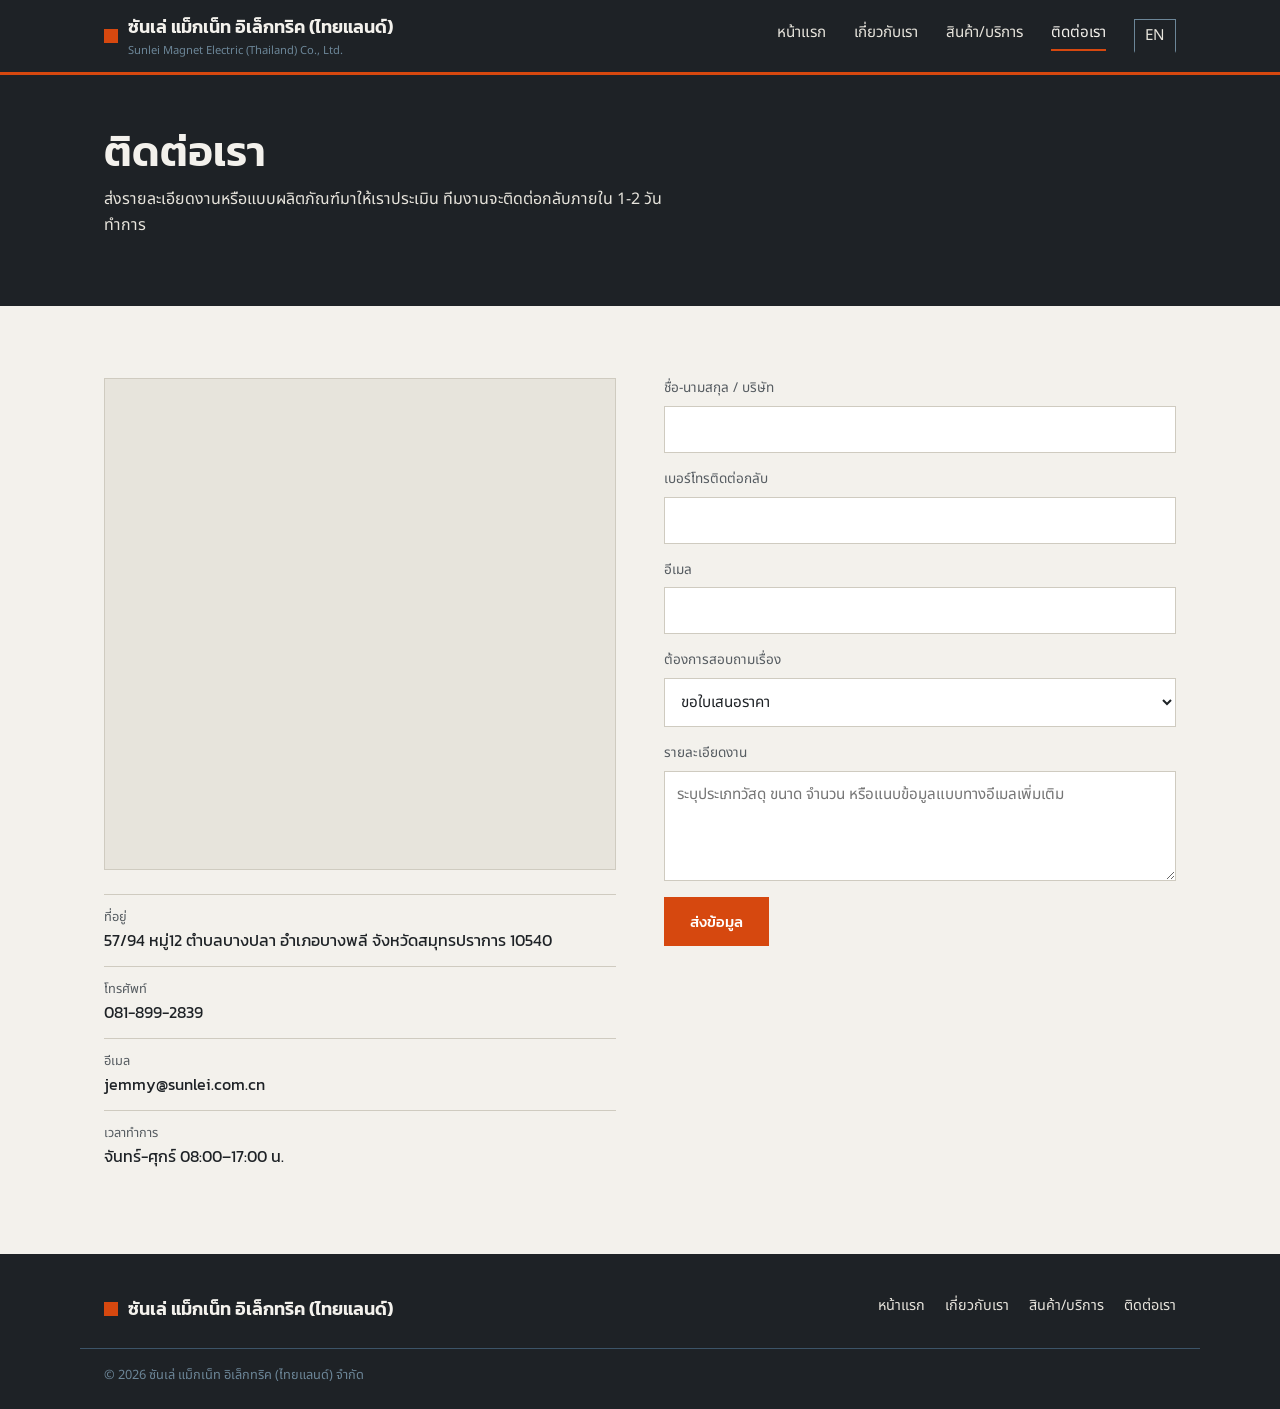
<file: contact.html>
<!DOCTYPE html>
<html lang="th">
<head>
<meta charset="UTF-8">
<meta name="viewport" content="width=device-width, initial-scale=1.0">
<title>ติดต่อเรา | ซันเล่ แม็กเน็ท อิเล็กทริค (ไทยแลนด์)</title>
<meta name="description" content="ติดต่อสอบถามหรือขอใบเสนอราคาผลิตชิ้นส่วนโลหะจากซันเล่ แม็กเน็ท อิเล็กทริค (ไทยแลนด์)">
<link rel="preconnect" href="https://fonts.googleapis.com">
<link href="https://fonts.googleapis.com/css2?family=Kanit:wght@500;600&family=Noto+Sans+Thai:wght@400;500;600&display=swap" rel="stylesheet">
<link rel="stylesheet" href="css/style.css">
</head>
<body>

<header class="site-header">
  <div class="wrap">
    <a class="brand" href="index.html">
      <span class="mark"></span>
      <span>ซันเล่ แม็กเน็ท อิเล็กทริค (ไทยแลนด์)<br><small>Sunlei Magnet Electric (Thailand) Co., Ltd.</small></span>
    </a>
    <button class="menu-toggle" aria-expanded="false" aria-label="เปิดเมนู">เมนู</button>
    <nav class="main-nav">
      <a href="index.html">หน้าแรก</a>
      <a href="about.html">เกี่ยวกับเรา</a>
      <a href="products.html">สินค้า/บริการ</a>
      <a href="contact.html" aria-current="page">ติดต่อเรา</a>
      <div class="lang-switch"><a href="en/contact.html">EN</a></div>
    </nav>
  </div>
</header>

<div class="page-header">
  <div class="wrap">
    <h1>ติดต่อเรา</h1>
    <p>ส่งรายละเอียดงานหรือแบบผลิตภัณฑ์มาให้เราประเมิน ทีมงานจะติดต่อกลับภายใน 1-2 วันทำการ</p>
  </div>
</div>

<section style="border-bottom:none;">
  <div class="wrap contact-grid">
    <div>
      <div class="map-plate">
        <iframe
          src="https://www.google.com/maps/embed?pb=!1m18!1m12!1m3!1d969.6690104989881!2d100.72426569715027!3d13.555453946897114!2m3!1f0!2f0!3f0!3m2!1i1024!2i768!4f13.1!3m3!1m2!1s0x311d5bd68582eb1b%3A0x29ba9e8599c1631d!2sSunlei%20Magnet%20Electric%20(Thailand)%20Co.%2C%20Ltd.!5e0!3m2!1sth!2sth!4v1789618019807!5m2!1sth!2sth"
          width="100%"
          height="450"
          style="border:0;"
          allowfullscreen=""
          loading="lazy"
          referrerpolicy="strict-origin-when-cross-origin"
          title="แผนที่ตั้งบริษัท ซันเล่ แม็กเน็ท อิเล็กทริค (ไทยแลนด์)">
        </iframe>
      </div>
      <ul class="info-list">
        <li><span class="k">ที่อยู่</span><span class="v">57/94 หมู่12  ตำบลบางปลา อำเภอบางพลี จังหวัดสมุทรปราการ 10540</span></li>
        <li><span class="k">โทรศัพท์</span><span class="v">081-899-2839</span></li>
        <li><span class="k">อีเมล</span><span class="v">jemmy@sunlei.com.cn</span></li>
        <li><span class="k">เวลาทำการ</span><span class="v">จันทร์-ศุกร์ 08:00–17:00 น.</span></li>
      </ul>
    </div>
    <div>
      <form class="contact-form" data-success-text="ขอบคุณสำหรับข้อมูล ทีมงานจะติดต่อกลับโดยเร็วที่สุด">
        <div class="field">
          <label for="name">ชื่อ-นามสกุล / บริษัท</label>
          <input id="name" name="name" type="text" required>
        </div>
        <div class="field">
          <label for="phone">เบอร์โทรติดต่อกลับ</label>
          <input id="phone" name="phone" type="tel" required>
        </div>
        <div class="field">
          <label for="email">อีเมล</label>
          <input id="email" name="email" type="email" required>
        </div>
        <div class="field">
          <label for="topic">ต้องการสอบถามเรื่อง</label>
          <select id="topic" name="topic">
            <option>ขอใบเสนอราคา</option>
            <option>สอบถามข้อมูลสินค้า/บริการ</option>
            <option>อื่นๆ</option>
          </select>
        </div>
        <div class="field">
          <label for="message">รายละเอียดงาน</label>
          <textarea id="message" name="message" placeholder="ระบุประเภทวัสดุ ขนาด จำนวน หรือแนบข้อมูลแบบทางอีเมลเพิ่มเติม" required></textarea>
        </div>
        <button class="btn btn-primary" type="submit">ส่งข้อมูล</button>
        <p class="form-status" role="status" style="color:var(--steel); font-size:0.9rem;"></p>
      </form>
    </div>
  </div>
</section>

<footer class="site-footer">
  <div class="wrap">
    <a class="brand" href="index.html"><span class="mark"></span>ซันเล่ แม็กเน็ท อิเล็กทริค (ไทยแลนด์)</a>
    <nav class="foot-nav">
      <a href="index.html">หน้าแรก</a>
      <a href="about.html">เกี่ยวกับเรา</a>
      <a href="products.html">สินค้า/บริการ</a>
      <a href="contact.html">ติดต่อเรา</a>
    </nav>
  </div>
  <p class="foot-bottom">© 2026 ซันเล่ แม็กเน็ท อิเล็กทริค (ไทยแลนด์) จำกัด</p>
</footer>

<script src="js/main.js"></script>
<script src="js/contact-form.js"></script>
</body>
</html>
</file>
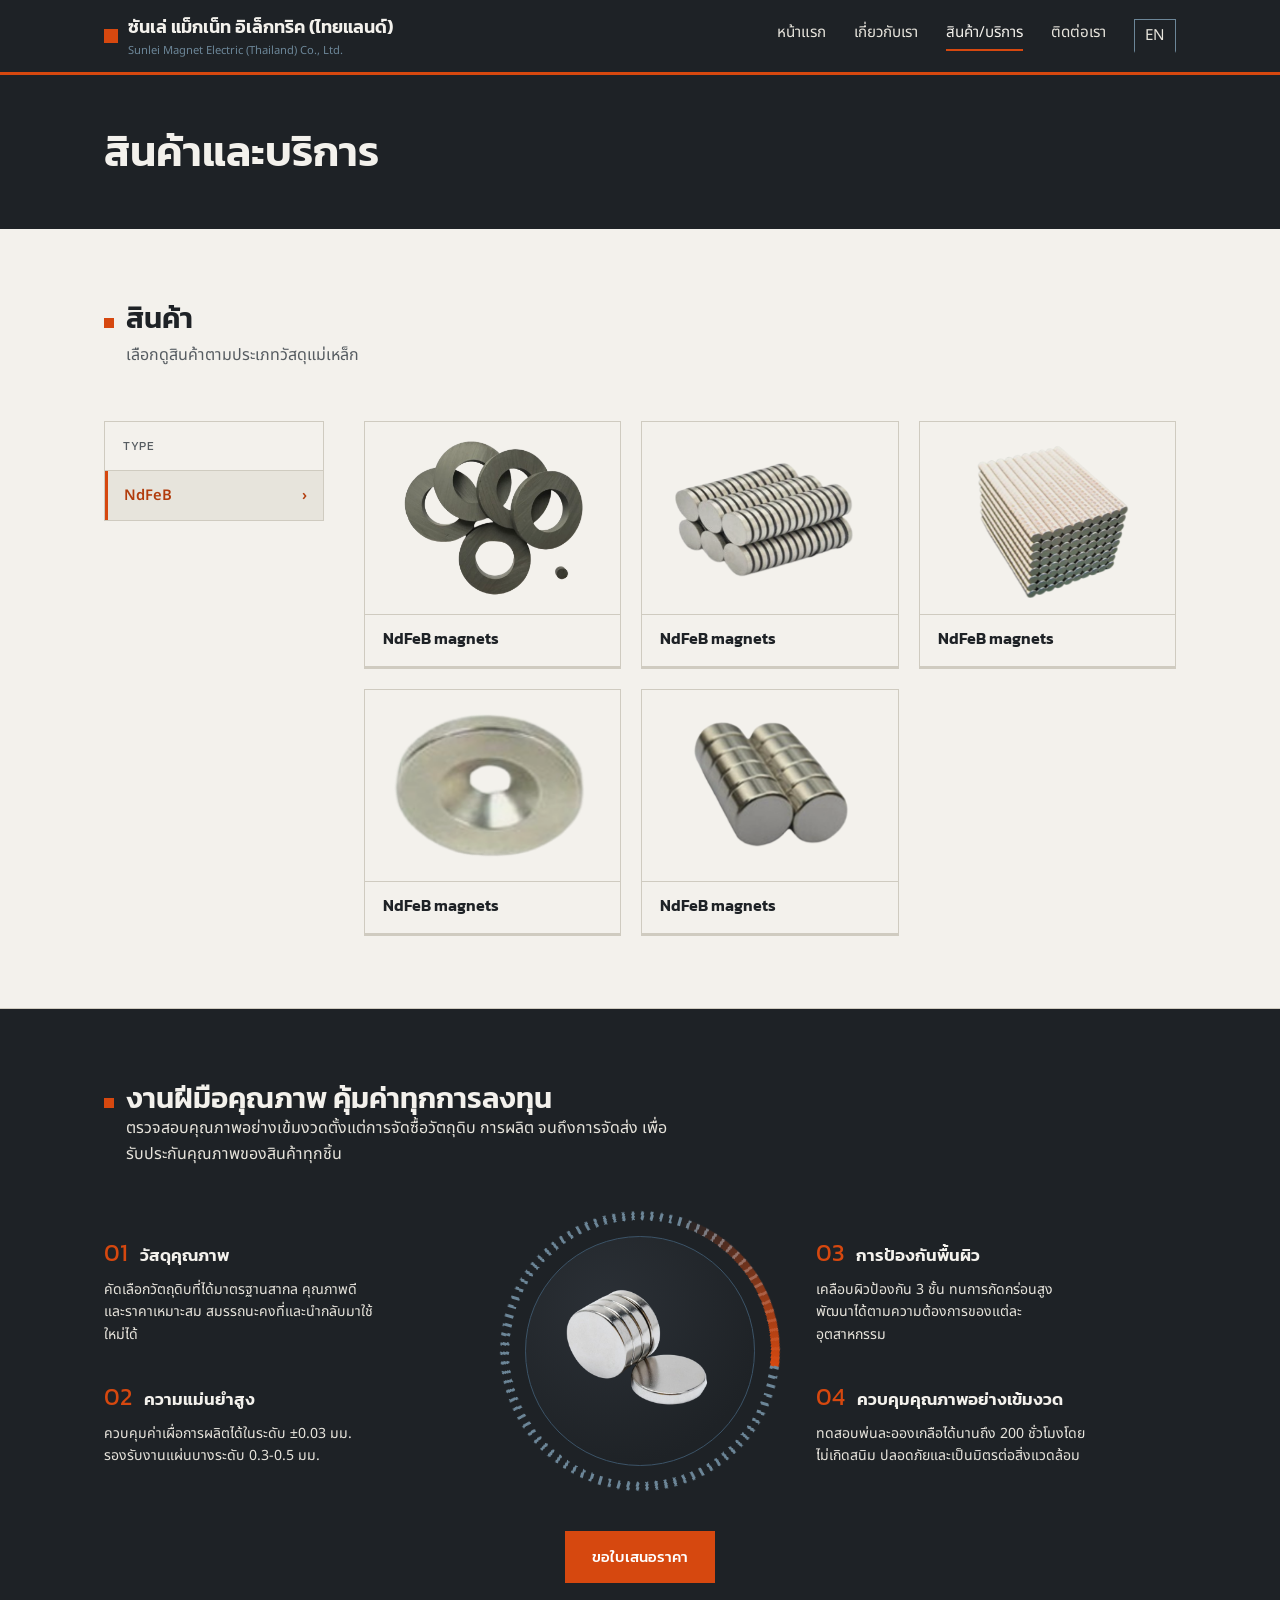
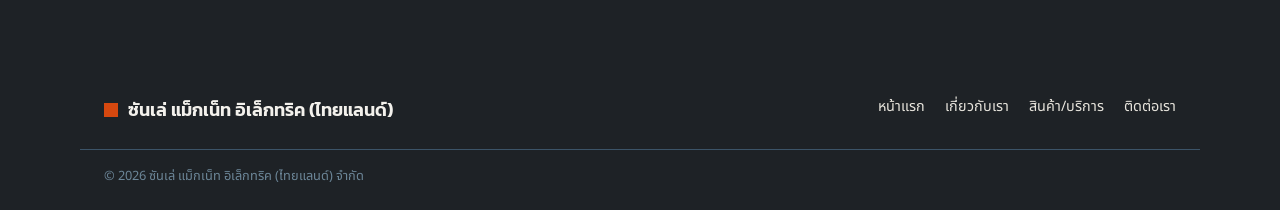
<file: products.html>
<!DOCTYPE html>
<html lang="th">
<head>
<meta charset="UTF-8">
<meta name="viewport" content="width=device-width, initial-scale=1.0">
<title>สินค้าและบริการ | ซันเล่ แม็กเน็ท อิเล็กทริค (ไทยแลนด์)</title>
<meta name="description" content="สินค้าแม่เหล็กแยกตามประเภทวัสดุ พร้อมบริการผลิตชิ้นส่วนโลหะ CNC งานตัดพับแผ่นโลหะ และงานประกอบตามแบบลูกค้า">
<link rel="preconnect" href="https://fonts.googleapis.com">
<link href="https://fonts.googleapis.com/css2?family=Kanit:wght@500;600&family=Noto+Sans+Thai:wght@400;500;600&display=swap" rel="stylesheet">
<link rel="stylesheet" href="css/style.css">
</head>
<body>

<header class="site-header">
  <div class="wrap">
    <a class="brand" href="index.html">
      <span class="mark"></span>
      <span>ซันเล่ แม็กเน็ท อิเล็กทริค (ไทยแลนด์)<br><small>Sunlei Magnet Electric (Thailand) Co., Ltd.</small></span>
    </a>
    <button class="menu-toggle" aria-expanded="false" aria-label="เปิดเมนู">เมนู</button>
    <nav class="main-nav">
      <a href="index.html">หน้าแรก</a>
      <a href="about.html">เกี่ยวกับเรา</a>
      <a href="products.html" aria-current="page">สินค้า/บริการ</a>
      <a href="contact.html">ติดต่อเรา</a>
      <div class="lang-switch"><a href="en/products.html">EN</a></div>
    </nav>
  </div>
</header>

<div class="page-header">
  <div class="wrap">
    <h1>สินค้าและบริการ</h1>
    
  </div>
</div>

<section>
  <div class="wrap">
    <div class="section-head">
      <span class="tag"></span>
      <div><h2>สินค้า</h2><p class="desc">เลือกดูสินค้าตามประเภทวัสดุแม่เหล็ก</p></div>
    </div>

    <div class="products-layout">
      <aside class="type-nav">
        <div class="type-nav-title">TYPE</div>
        <ul class="type-list">
          <li><button class="type-btn is-active" type="button" data-type="ndfeb">NdFeB <span>›</span></button></li>
        </ul>
      </aside>

      <div class="type-grid" id="typeGrid">
        <article class="type-card" data-type="ndfeb">
          <!-- 🖼️ แก้รูปตรงนี้: เปลี่ยน src เป็นรูปสินค้าจริง (แนะนำ 800x600px พื้นหลังโปร่งใสหรือขาว) -->
          <div class="thumb"><img src="images/FER-1.png" alt="แม่เหล็กวงแหวน"></div>
          <div class="type-info">
            <h3>NdFeB magnets</h3>
            
          </div>
        </article>
        <article class="type-card" data-type="ndfeb">
          <!-- 🖼️ แก้รูปตรงนี้: เปลี่ยน src เป็นรูปสินค้าจริง (แนะนำ 800x600px พื้นหลังโปร่งใสหรือขาว) -->
          <div class="thumb"><img src="images/SA-1.png" alt="แม่เหล็กแผ่นกลมบาง"></div>
          <div class="type-info">
            <h3>NdFeB magnets</h3>
            
          </div>
        </article>
        <article class="type-card" data-type="ndfeb">
          <!-- 🖼️ แก้รูปตรงนี้: เปลี่ยน src เป็นรูปสินค้าจริง (แนะนำ 800x600px พื้นหลังโปร่งใสหรือขาว) -->
          <div class="thumb"><img src="images/PR-1.png" alt="แม่เหล็กแท่งกลมเล็ก"></div>
          <div class="type-info">
            <h3>NdFeB magnets</h3>
            
          </div>
        </article>
        <article class="type-card" data-type="ndfeb">
          <!-- 🖼️ แก้รูปตรงนี้: เปลี่ยน src เป็นรูปสินค้าจริง (แนะนำ 800x600px พื้นหลังโปร่งใสหรือขาว) -->
          <div class="thumb"><img src="images/PR-2.png" alt="แม่เหล็กมีรูเรียว"></div>
          <div class="type-info">
            <h3>NdFeB magnets</h3>
            
          </div>
        </article>
        <article class="type-card" data-type="ndfeb">
          <!-- 🖼️ แก้รูปตรงนี้: เปลี่ยน src เป็นรูปสินค้าจริง (แนะนำ 800x600px พื้นหลังโปร่งใสหรือขาว) -->
          <div class="thumb"><img src="images/PR-3.png" alt="แม่เหล็กแผ่นกลมหนา"></div>
          <div class="type-info">
            <h3>NdFeB magnets</h3>
            
          </div>
        </article>
      </div>
    </div>
  </div>
</section>

<section class="craft-section" style="border-bottom:none;">
  <div class="wrap">
    <div class="section-head" style="margin-bottom:0;">
      <span class="tag"></span>
      <div class="craft-head">
        <h2>งานฝีมือคุณภาพ คุ้มค่าทุกการลงทุน</h2>
        <p>ตรวจสอบคุณภาพอย่างเข้มงวดตั้งแต่การจัดซื้อวัตถุดิบ การผลิต จนถึงการจัดส่ง เพื่อรับประกันคุณภาพของสินค้าทุกชิ้น</p>
      </div>
    </div>

    <div class="craft-grid">
      <div class="craft-col">
        <div class="craft-item">
          <div class="craft-num-row"><span class="craft-num">01</span><h3>วัสดุคุณภาพ</h3></div>
          <p>คัดเลือกวัตถุดิบที่ได้มาตรฐานสากล คุณภาพดีและราคาเหมาะสม สมรรถนะคงที่และนำกลับมาใช้ใหม่ได้</p>
        </div>
        <div class="craft-item">
          <div class="craft-num-row"><span class="craft-num">02</span><h3>ความแม่นยำสูง</h3></div>
          <p>ควบคุมค่าเผื่อการผลิตได้ในระดับ ±0.03 มม. รองรับงานแผ่นบางระดับ 0.3-0.5 มม.</p>
        </div>
      </div>

      <div class="craft-center">
        <!-- 🖼️ แก้รูปตรงนี้: เปลี่ยน src เป็นรูปแม่เหล็กหรือชิ้นงานจริง
             แนะนำ PNG/WebP พื้นหลังโปร่งใส ไม่มีวงแหวนติดมากับรูป (700x700px)
             วงแหวนรอบนอกวาดด้วย CSS และหมุนได้ (ลากด้วยเมาส์/นิ้ว) -->
        <div class="ring-wrap" id="ringWrap">
          <div class="ring-spin" id="ringSpin">
            <div class="ring-ticks"></div>
            <div class="ring-arc"></div>
          </div>
          <div class="ring-photo">
            <img src="images/2.png" alt="ชิ้นงานแม่เหล็กคุณภาพสูงของซันเล่ แม็กเน็ท อิเล็กทริค (ไทยแลนด์)">
          </div>
        </div>
      </div>

      <div class="craft-col">
        <div class="craft-item">
          <div class="craft-num-row"><span class="craft-num">03</span><h3>การป้องกันพื้นผิว</h3></div>
          <p>เคลือบผิวป้องกัน 3 ชั้น ทนการกัดกร่อนสูง พัฒนาได้ตามความต้องการของแต่ละอุตสาหกรรม</p>
        </div>
        <div class="craft-item">
          <div class="craft-num-row"><span class="craft-num">04</span><h3>ควบคุมคุณภาพอย่างเข้มงวด</h3></div>
          <p>ทดสอบพ่นละอองเกลือได้นานถึง 200 ชั่วโมงโดยไม่เกิดสนิม ปลอดภัยและเป็นมิตรต่อสิ่งแวดล้อม</p>
        </div>
      </div>
    </div>

    <div style="margin-top:40px; text-align:center;">
      <a class="btn btn-primary" href="contact.html">ขอใบเสนอราคา</a>
    </div>
  </div>
</section>

<script>
  (function () {
    var buttons = document.querySelectorAll('.type-btn');
    var cards = document.querySelectorAll('.type-card');

    buttons.forEach(function (btn) {
      btn.addEventListener('click', function () {
        buttons.forEach(function (b) { b.classList.remove('is-active'); });
        btn.classList.add('is-active');

        var type = btn.getAttribute('data-type');
        cards.forEach(function (card) {
          if (type === 'all' || card.getAttribute('data-type') === type) {
            card.classList.remove('is-hidden');
          } else {
            card.classList.add('is-hidden');
          }
        });
      });
    });
  })();
</script>

<!-- วงแหวนหมุนได้: หมุนช้าๆ เอง + ลากที่แถบวงแหวนเพื่อหมุน (มีแรงเฉื่อย) -->
<script>
  (function () {
    var wrap = document.getElementById('ringWrap');
    var spin = document.getElementById('ringSpin');
    if (!wrap || !spin) return;

    var reduce = window.matchMedia('(prefers-reduced-motion: reduce)').matches;
    var AUTO = reduce ? 0 : 12;   // องศาต่อวินาที (ประมาณ 30 วินาทีต่อรอบ) — ตั้งเป็น 0 ถ้าไม่ต้องการให้หมุนเอง
    var angle = 0;
    var velocity = AUTO;
    var dragging = false;
    var lastPointer = 0;
    var lastTime = 0;

    function pointerAngle(e) {
      var r = wrap.getBoundingClientRect();
      return Math.atan2(
        e.clientY - (r.top + r.height / 2),
        e.clientX - (r.left + r.width / 2)
      ) * 180 / Math.PI;
    }

    spin.addEventListener('pointerdown', function (e) {
      dragging = true;
      velocity = 0;
      lastPointer = pointerAngle(e);
      lastTime = performance.now();
      spin.classList.add('is-dragging');
      spin.setPointerCapture(e.pointerId);
    });

    spin.addEventListener('pointermove', function (e) {
      if (!dragging) return;
      var now = performance.now();
      var a = pointerAngle(e);
      var delta = a - lastPointer;
      if (delta > 180) delta -= 360;
      if (delta < -180) delta += 360;
      angle += delta;
      var dt = Math.max(now - lastTime, 1) / 1000;
      velocity = Math.max(-720, Math.min(720, delta / dt));
      lastPointer = a;
      lastTime = now;
      spin.style.transform = 'rotate(' + angle + 'deg)';
    });

    function endDrag() {
      dragging = false;
      spin.classList.remove('is-dragging');
    }
    spin.addEventListener('pointerup', endDrag);
    spin.addEventListener('pointercancel', endDrag);

    var last = performance.now();
    function frame(now) {
      var dt = Math.min(now - last, 50) / 1000;
      last = now;
      if (!dragging) {
        // แรงเฉื่อยค่อยๆ ลดลงมาที่ความเร็วหมุนปกติ
        velocity += (AUTO - velocity) * Math.min(dt * 1.5, 1);
        angle += velocity * dt;
        spin.style.transform = 'rotate(' + angle + 'deg)';
      }
      requestAnimationFrame(frame);
    }
    requestAnimationFrame(frame);
  })();
</script>

<footer class="site-footer">
  <div class="wrap">
    <a class="brand" href="index.html"><span class="mark"></span>ซันเล่ แม็กเน็ท อิเล็กทริค (ไทยแลนด์)</a>
    <nav class="foot-nav">
      <a href="index.html">หน้าแรก</a>
      <a href="about.html">เกี่ยวกับเรา</a>
      <a href="products.html">สินค้า/บริการ</a>
      <a href="contact.html">ติดต่อเรา</a>
    </nav>
  </div>
  <p class="foot-bottom">© 2026 ซันเล่ แม็กเน็ท อิเล็กทริค (ไทยแลนด์) จำกัด</p>
</footer>

<script src="js/main.js"></script>
</body>
</html>
</file>
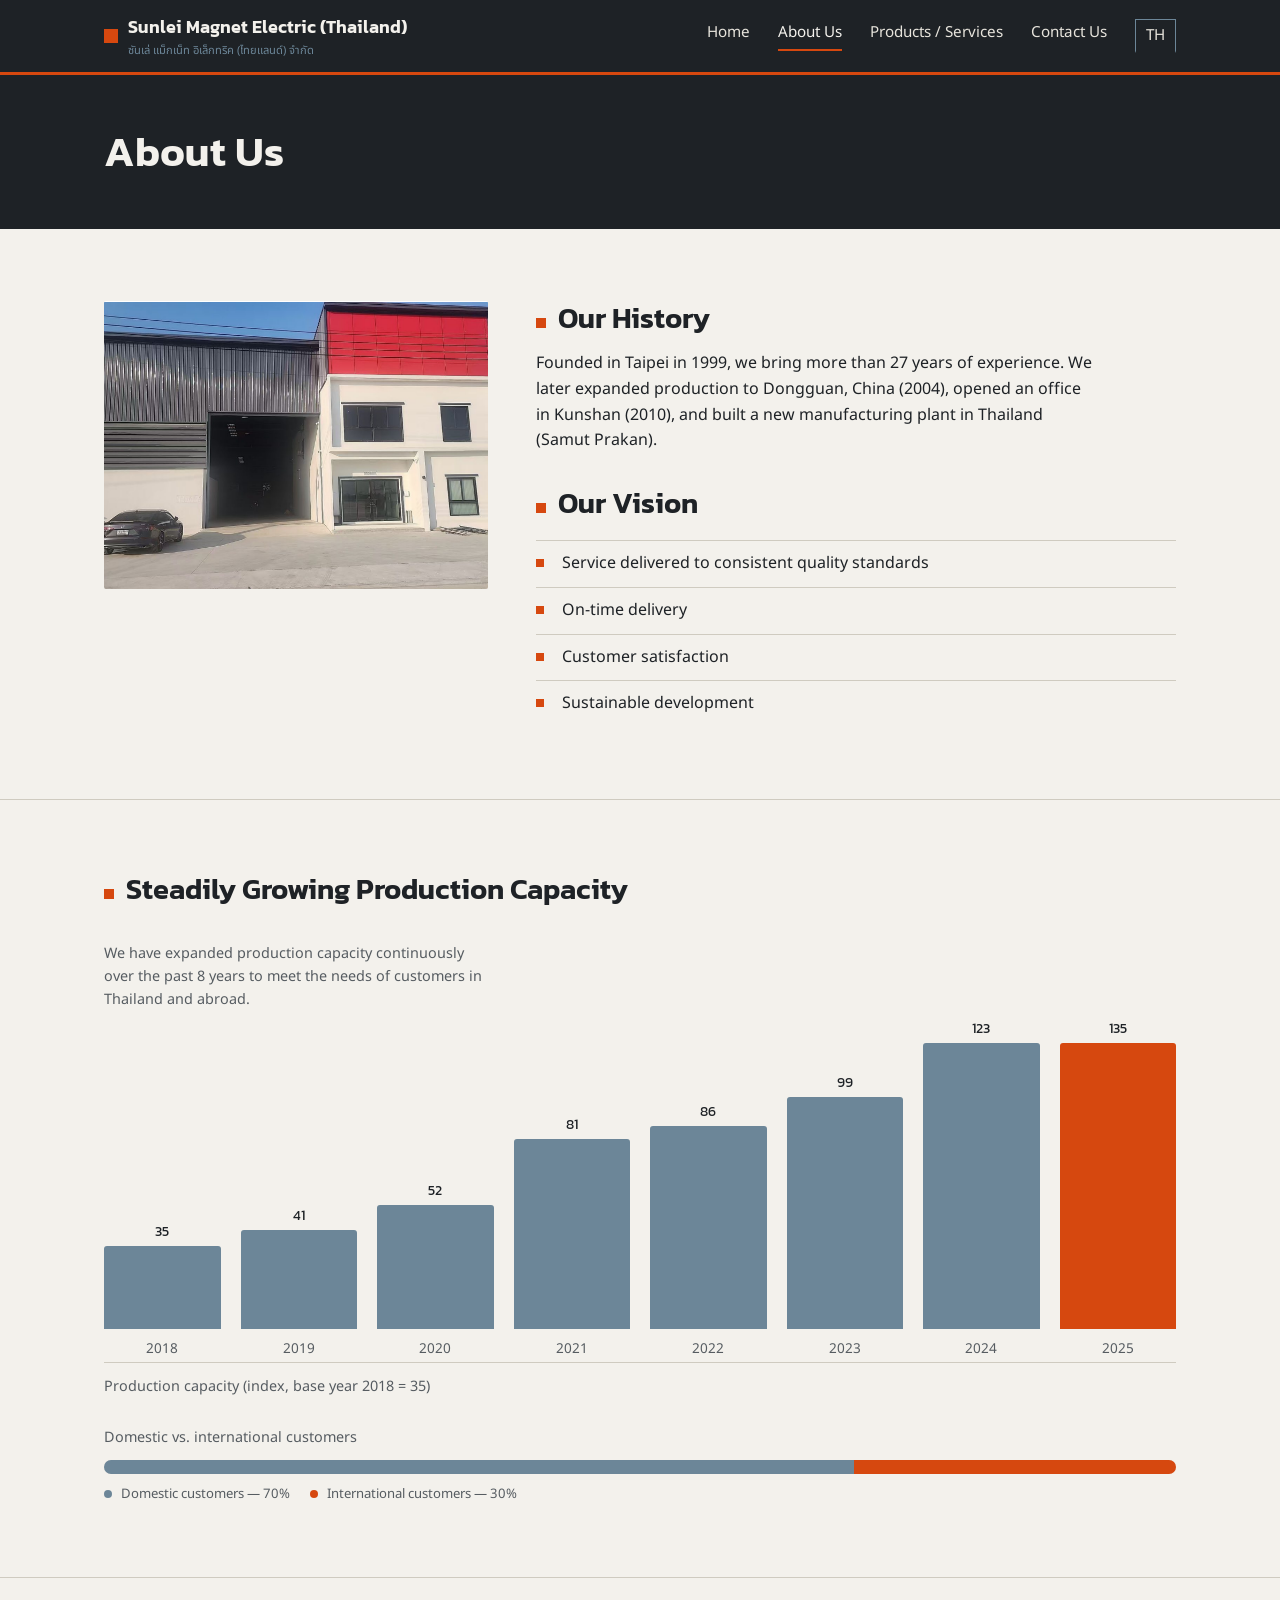
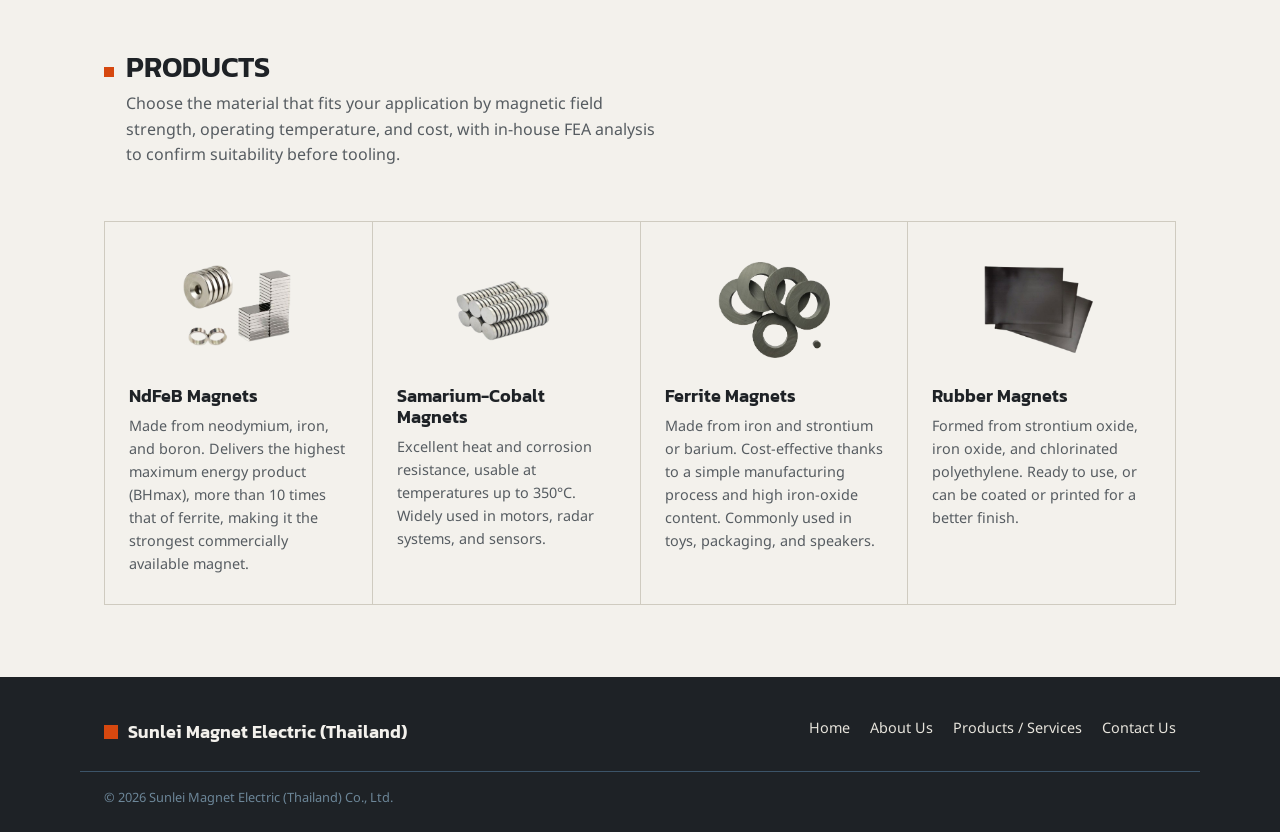
<file: en/about.html>
<!DOCTYPE html>
<html lang="en">
<head>
<meta charset="UTF-8">
<meta name="viewport" content="width=device-width, initial-scale=1.0">
<title>About Us | Sunlei Magnet Electric (Thailand)</title>
<meta name="description" content="History, vision, and production capacity of Sunlei Magnet Electric (Thailand).">
<link rel="preconnect" href="https://fonts.googleapis.com">
<link href="https://fonts.googleapis.com/css2?family=Kanit:wght@500;600&family=Noto+Sans+Thai:wght@400;500;600&display=swap" rel="stylesheet">
<link rel="stylesheet" href="../css/style.css">
</head>
<body>

<header class="site-header">
  <div class="wrap">
    <a class="brand" href="index.html">
      <span class="mark"></span>
      <span>Sunlei Magnet Electric (Thailand)<br><small>ซันเล่ แม็กเน็ท อิเล็กทริค (ไทยแลนด์) จำกัด</small></span>
    </a>
    <button class="menu-toggle" aria-expanded="false" aria-label="Open menu">Menu</button>
    <nav class="main-nav">
      <a href="index.html">Home</a>
      <a href="about.html" aria-current="page">About Us</a>
      <a href="products.html">Products / Services</a>
      <a href="contact.html">Contact Us</a>
      <div class="lang-switch"><a href="../about.html">TH</a></div>
    </nav>
  </div>
</header>

<div class="page-header">
  <div class="wrap">
    <h1>About Us</h1>
  </div>
</div>

<section>
  <div class="wrap split" style="grid-template-columns: 0.75fr 1.25fr;">
    <div class="plate" style="aspect-ratio:4/3;">
      <!-- 🖼️ Replace the image: use a real photo of the factory / production line (recommended 900x675px) -->
      <img src="../images/COM-1.png" alt="Sunlei Magnet Electric (Thailand) factory"
           style="width:100%;height:100%;object-fit:cover;object-position:center;">
    </div>
    <div>
      <div class="section-head" style="margin-bottom:16px;">
        <span class="tag"></span>
        <div><h2>Our History</h2></div>
      </div>
      <p>Founded in Taipei in 1999, we bring more than 27 years of experience. We later expanded production to Dongguan, China (2004), opened an office in Kunshan (2010), and built a new manufacturing plant in Thailand (Samut Prakan).</p>

      <div class="section-head" style="margin-top:32px; margin-bottom:16px;">
        <span class="tag"></span>
        <div><h2>Our Vision</h2></div>
      </div>
      <ul class="checklist">
        <li>Service delivered to consistent quality standards</li>
        <li>On-time delivery</li>
        <li>Customer satisfaction</li>
        <li>Sustainable development</li>
      </ul>
    </div>
  </div>
</section>

<section>
  <div class="wrap">
    <div class="section-head">
      <span class="tag"></span>
      <div><h2>Steadily Growing Production Capacity</h2></div>
    </div>
    <div class="growth-card">
      <p>We have expanded production capacity continuously over the past 8 years to meet the needs of customers in Thailand and abroad.</p>
      <!-- 📊 Edit the numbers here: change the height (%) and the year labels to match your real data -->
      <div class="bar-chart">
        <div class="bar"><div class="bar-fill" style="height:26%;"><span class="bar-value">35</span></div><span class="bar-label">2018</span></div>
        <div class="bar"><div class="bar-fill" style="height:31%;"><span class="bar-value">41</span></div><span class="bar-label">2019</span></div>
        <div class="bar"><div class="bar-fill" style="height:39%;"><span class="bar-value">52</span></div><span class="bar-label">2020</span></div>
        <div class="bar"><div class="bar-fill" style="height:60%;"><span class="bar-value">81</span></div><span class="bar-label">2021</span></div>
        <div class="bar"><div class="bar-fill" style="height:64%;"><span class="bar-value">86</span></div><span class="bar-label">2022</span></div>
        <div class="bar"><div class="bar-fill" style="height:73%;"><span class="bar-value">99</span></div><span class="bar-label">2023</span></div>
        <div class="bar"><div class="bar-fill" style="height:91%;"><span class="bar-value">123</span></div><span class="bar-label">2024</span></div>
        <div class="bar"><div class="bar-fill is-accent" style="height:100%;"><span class="bar-value">135</span></div><span class="bar-label">2025</span></div>
      </div>
      <p class="chart-caption">Production capacity (index, base year 2018 = 35)</p>

      <!-- 📊 Edit the split here: change the width (%) and the numbers to match your real data -->
      <p class="chart-subhead">Domestic vs. international customers</p>
      <div class="split-bar">
        <div class="split-bar-fill" style="width:70%;"></div>
        <div class="split-bar-fill is-accent" style="width:30%;"></div>
      </div>
      <div class="split-bar-legend">
        <span><i class="dot"></i> Domestic customers — 70%</span>
        <span><i class="dot is-accent"></i> International customers — 30%</span>
      </div>
    </div>
  </div>
</section>

<section style="border-bottom:none;">
  <div class="wrap">
    <div class="section-head">
      <span class="tag"></span>
      <div>
        <h2>PRODUCTS</h2>
        <p class="desc">Choose the material that fits your application by magnetic field strength, operating temperature, and cost, with in-house FEA analysis to confirm suitability before tooling.</p>
      </div>
    </div>

    <div class="feature-grid">
      <div class="feature-card">
        <!-- 🖼️ Replace the image: use a real NdFeB icon or photo (recommended 96x96px, transparent or square) -->
        <img class="icon" src="../images/FE-1.png" alt="NdFeB magnets">
        <h3>NdFeB Magnets</h3>
        <p>Made from neodymium, iron, and boron. Delivers the highest maximum energy product (BHmax), more than 10 times that of ferrite, making it the strongest commercially available magnet.</p>
      </div>

      <div class="feature-card">
        <img class="icon" src="../images/SA-1.png" alt="Samarium-cobalt magnets">
        <h3>Samarium-Cobalt Magnets</h3>
        <p>Excellent heat and corrosion resistance, usable at temperatures up to 350°C. Widely used in motors, radar systems, and sensors.</p>
      </div>

      <div class="feature-card">
        <img class="icon" src="../images/FER-1.png" alt="Ferrite magnets">
        <h3>Ferrite Magnets</h3>
        <p>Made from iron and strontium or barium. Cost-effective thanks to a simple manufacturing process and high iron-oxide content. Commonly used in toys, packaging, and speakers.</p>
      </div>

      <div class="feature-card">
        <img class="icon" src="../images/RU-1.png" alt="Rubber magnets">
        <h3>Rubber Magnets</h3>
        <p>Formed from strontium oxide, iron oxide, and chlorinated polyethylene. Ready to use, or can be coated or printed for a better finish.</p>
      </div>
    </div>
  </div>
</section>

<footer class="site-footer">
  <div class="wrap">
    <a class="brand" href="index.html"><span class="mark"></span>Sunlei Magnet Electric (Thailand)</a>
    <nav class="foot-nav">
      <a href="index.html">Home</a>
      <a href="about.html">About Us</a>
      <a href="products.html">Products / Services</a>
      <a href="contact.html">Contact Us</a>
    </nav>
  </div>
  <p class="foot-bottom">© 2026 Sunlei Magnet Electric (Thailand) Co., Ltd.</p>
</footer>

<script src="../js/main.js"></script>
</body>
</html>
</file>
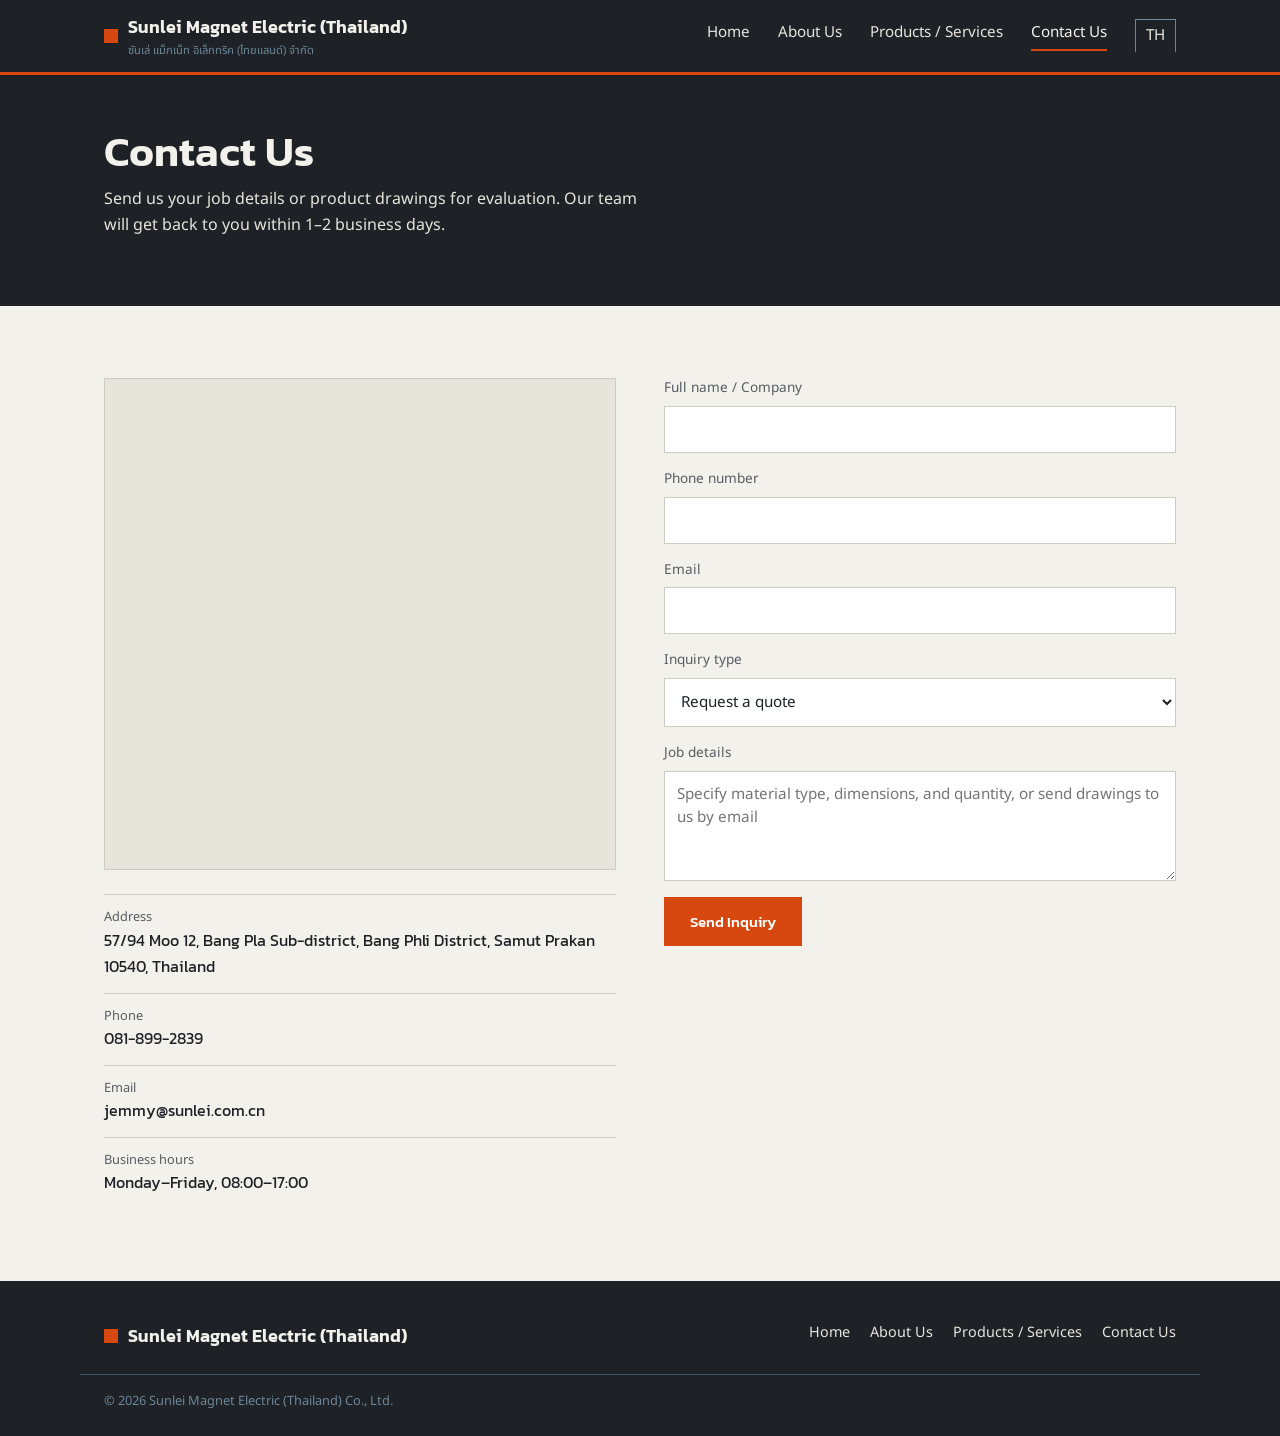
<file: en/contact.html>
<!DOCTYPE html>
<html lang="en">
<head>
<meta charset="UTF-8">
<meta name="viewport" content="width=device-width, initial-scale=1.0">
<title>Contact Us | Sunlei Magnet Electric (Thailand)</title>
<meta name="description" content="Get in touch or request a quote from Sunlei Magnet Electric (Thailand).">
<link rel="preconnect" href="https://fonts.googleapis.com">
<link href="https://fonts.googleapis.com/css2?family=Kanit:wght@500;600&family=Noto+Sans+Thai:wght@400;500;600&display=swap" rel="stylesheet">
<link rel="stylesheet" href="../css/style.css">
</head>
<body>

<header class="site-header">
  <div class="wrap">
    <a class="brand" href="index.html">
      <span class="mark"></span>
      <span>Sunlei Magnet Electric (Thailand)<br><small>ซันเล่ แม็กเน็ท อิเล็กทริค (ไทยแลนด์) จำกัด</small></span>
    </a>
    <button class="menu-toggle" aria-expanded="false" aria-label="Open menu">Menu</button>
    <nav class="main-nav">
      <a href="index.html">Home</a>
      <a href="about.html">About Us</a>
      <a href="products.html">Products / Services</a>
      <a href="contact.html" aria-current="page">Contact Us</a>
      <div class="lang-switch"><a href="../contact.html">TH</a></div>
    </nav>
  </div>
</header>

<div class="page-header">
  <div class="wrap">
    <h1>Contact Us</h1>
    <p>Send us your job details or product drawings for evaluation. Our team will get back to you within 1–2 business days.</p>
  </div>
</div>

<section style="border-bottom:none;">
  <div class="wrap contact-grid">
    <div>
      <div class="map-plate">
        <iframe
          src="https://www.google.com/maps/embed?pb=!1m18!1m12!1m3!1d969.6690104989881!2d100.72426569715027!3d13.555453946897114!2m3!1f0!2f0!3f0!3m2!1i1024!2i768!4f13.1!3m3!1m2!1s0x311d5bd68582eb1b%3A0x29ba9e8599c1631d!2sSunlei%20Magnet%20Electric%20(Thailand)%20Co.%2C%20Ltd.!5e0!3m2!1sen!2sth!4v1789618019807!5m2!1sen!2sth"
          width="100%"
          height="450"
          style="border:0;"
          allowfullscreen=""
          loading="lazy"
          referrerpolicy="strict-origin-when-cross-origin"
          title="Map showing the location of Sunlei Magnet Electric (Thailand)">
        </iframe>
      </div>
      <ul class="info-list">
        <li><span class="k">Address</span><span class="v">57/94 Moo 12, Bang Pla Sub-district, Bang Phli District, Samut Prakan 10540, Thailand</span></li>
        <li><span class="k">Phone</span><span class="v">081-899-2839</span></li>
        <li><span class="k">Email</span><span class="v">jemmy@sunlei.com.cn</span></li>
        <li><span class="k">Business hours</span><span class="v">Monday–Friday, 08:00–17:00</span></li>
      </ul>
    </div>
    <div>
      <form class="contact-form" data-success-text="Thank you. Our team will get back to you as soon as possible.">
        <div class="field">
          <label for="name">Full name / Company</label>
          <input id="name" name="name" type="text" required>
        </div>
        <div class="field">
          <label for="phone">Phone number</label>
          <input id="phone" name="phone" type="tel" required>
        </div>
        <div class="field">
          <label for="email">Email</label>
          <input id="email" name="email" type="email" required>
        </div>
        <div class="field">
          <label for="topic">Inquiry type</label>
          <select id="topic" name="topic">
            <option>Request a quote</option>
            <option>Product / service inquiry</option>
            <option>Other</option>
          </select>
        </div>
        <div class="field">
          <label for="message">Job details</label>
          <textarea id="message" name="message" placeholder="Specify material type, dimensions, and quantity, or send drawings to us by email" required></textarea>
        </div>
        <button class="btn btn-primary" type="submit">Send Inquiry</button>
        <p class="form-status" role="status" style="color:var(--steel); font-size:0.9rem;"></p>
      </form>
    </div>
  </div>
</section>

<footer class="site-footer">
  <div class="wrap">
    <a class="brand" href="index.html"><span class="mark"></span>Sunlei Magnet Electric (Thailand)</a>
    <nav class="foot-nav">
      <a href="index.html">Home</a>
      <a href="about.html">About Us</a>
      <a href="products.html">Products / Services</a>
      <a href="contact.html">Contact Us</a>
    </nav>
  </div>
  <p class="foot-bottom">© 2026 Sunlei Magnet Electric (Thailand) Co., Ltd.</p>
</footer>

<script src="../js/main.js"></script>
<script src="../js/contact-form.js"></script>
</body>
</html>
</file>
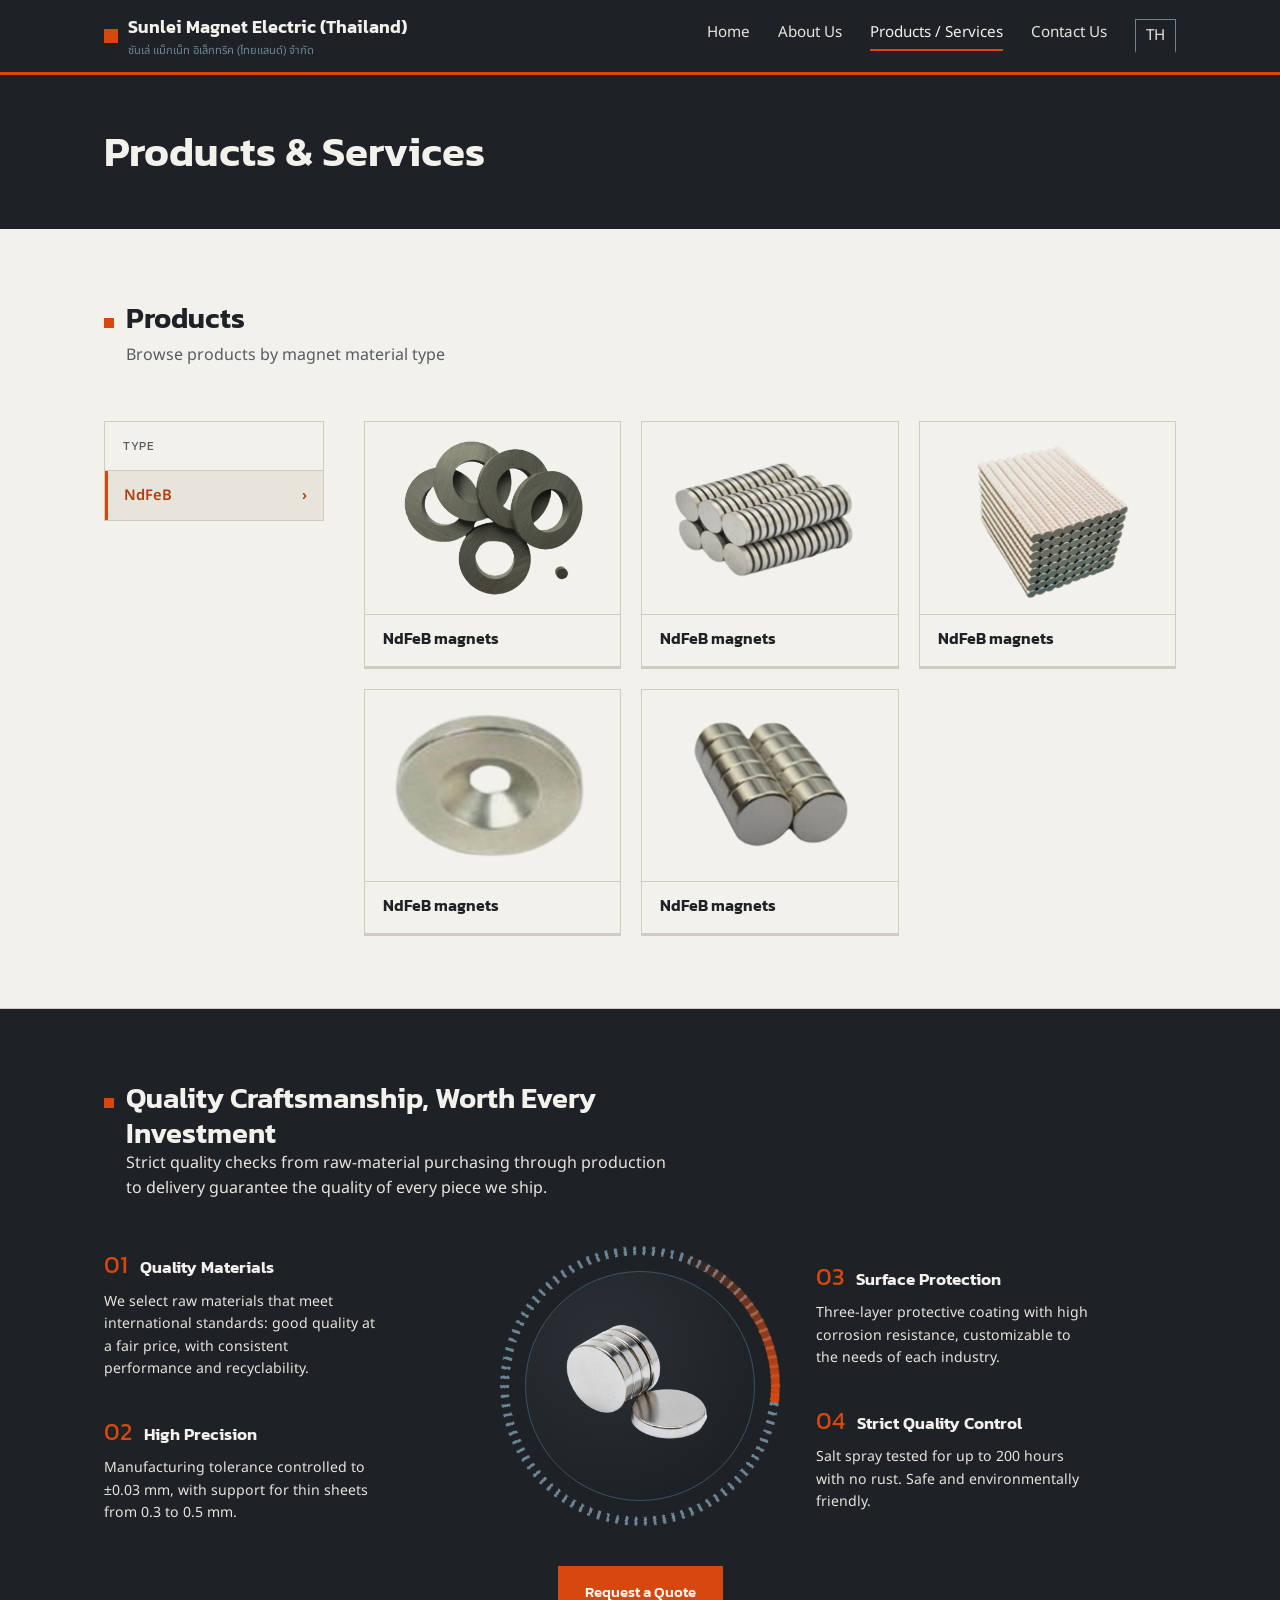
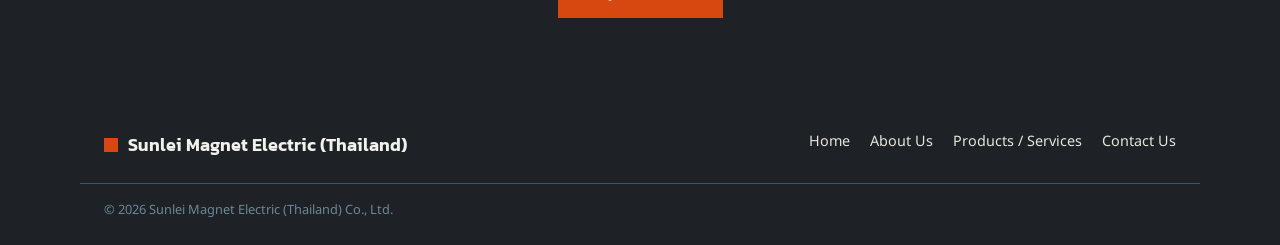
<file: en/products.html>
<!DOCTYPE html>
<html lang="en">
<head>
<meta charset="UTF-8">
<meta name="viewport" content="width=device-width, initial-scale=1.0">
<title>Products &amp; Services | Sunlei Magnet Electric (Thailand)</title>
<meta name="description" content="Magnet products by material type, with custom manufacturing to customer specifications.">
<link rel="preconnect" href="https://fonts.googleapis.com">
<link href="https://fonts.googleapis.com/css2?family=Kanit:wght@500;600&family=Noto+Sans+Thai:wght@400;500;600&display=swap" rel="stylesheet">
<link rel="stylesheet" href="../css/style.css">
</head>
<body>

<header class="site-header">
  <div class="wrap">
    <a class="brand" href="index.html">
      <span class="mark"></span>
      <span>Sunlei Magnet Electric (Thailand)<br><small>ซันเล่ แม็กเน็ท อิเล็กทริค (ไทยแลนด์) จำกัด</small></span>
    </a>
    <button class="menu-toggle" aria-expanded="false" aria-label="Open menu">Menu</button>
    <nav class="main-nav">
      <a href="index.html">Home</a>
      <a href="about.html">About Us</a>
      <a href="products.html" aria-current="page">Products / Services</a>
      <a href="contact.html">Contact Us</a>
      <div class="lang-switch"><a href="../products.html">TH</a></div>
    </nav>
  </div>
</header>

<div class="page-header">
  <div class="wrap">
    <h1>Products &amp; Services</h1>
  </div>
</div>

<section>
  <div class="wrap">
    <div class="section-head">
      <span class="tag"></span>
      <div><h2>Products</h2><p class="desc">Browse products by magnet material type</p></div>
    </div>

    <div class="products-layout">
      <aside class="type-nav">
        <div class="type-nav-title">TYPE</div>
        <ul class="type-list">
          <li><button class="type-btn is-active" type="button" data-type="ndfeb">NdFeB <span>›</span></button></li>
        </ul>
      </aside>

      <div class="type-grid" id="typeGrid">
        <article class="type-card" data-type="ndfeb">
          <!-- 🖼️ Replace the image: use a real product photo (recommended 800x600px, transparent or white background) -->
          <div class="thumb"><img src="../images/FER-1.png" alt="Ring magnets"></div>
          <div class="type-info">
            <h3>NdFeB magnets</h3>
          </div>
        </article>
        <article class="type-card" data-type="ndfeb">
          <div class="thumb"><img src="../images/SA-1.png" alt="Thin disc magnets"></div>
          <div class="type-info">
            <h3>NdFeB magnets</h3>
          </div>
        </article>
        <article class="type-card" data-type="ndfeb">
          <div class="thumb"><img src="../images/PR-1.png" alt="Small cylinder magnets"></div>
          <div class="type-info">
            <h3>NdFeB magnets</h3>
          </div>
        </article>
        <article class="type-card" data-type="ndfeb">
          <div class="thumb"><img src="../images/PR-2.png" alt="Countersunk magnets"></div>
          <div class="type-info">
            <h3>NdFeB magnets</h3>
          </div>
        </article>
        <article class="type-card" data-type="ndfeb">
          <div class="thumb"><img src="../images/PR-3.png" alt="Thick disc magnets"></div>
          <div class="type-info">
            <h3>NdFeB magnets</h3>
          </div>
        </article>
      </div>
    </div>
  </div>
</section>

<section class="craft-section" style="border-bottom:none;">
  <div class="wrap">
    <div class="section-head" style="margin-bottom:0;">
      <span class="tag"></span>
      <div class="craft-head">
        <h2>Quality Craftsmanship, Worth Every Investment</h2>
        <p>Strict quality checks from raw-material purchasing through production to delivery guarantee the quality of every piece we ship.</p>
      </div>
    </div>

    <div class="craft-grid">
      <div class="craft-col">
        <div class="craft-item">
          <div class="craft-num-row"><span class="craft-num">01</span><h3>Quality Materials</h3></div>
          <p>We select raw materials that meet international standards: good quality at a fair price, with consistent performance and recyclability.</p>
        </div>
        <div class="craft-item">
          <div class="craft-num-row"><span class="craft-num">02</span><h3>High Precision</h3></div>
          <p>Manufacturing tolerance controlled to ±0.03 mm, with support for thin sheets from 0.3 to 0.5 mm.</p>
        </div>
      </div>

      <div class="craft-center">
        <!-- 🖼️ Replace the image: use a real magnet or product photo.
             Recommended: PNG/WebP with a transparent background and no ring baked into the image (700x700px).
             The outer ring is drawn with CSS and can be rotated (drag with mouse or finger). -->
        <div class="ring-wrap" id="ringWrap">
          <div class="ring-spin" id="ringSpin">
            <div class="ring-ticks"></div>
            <div class="ring-arc"></div>
          </div>
          <div class="ring-photo">
            <img src="../images/2.png" alt="High-quality magnet products from Sunlei Magnet Electric (Thailand)">
          </div>
        </div>
      </div>

      <div class="craft-col">
        <div class="craft-item">
          <div class="craft-num-row"><span class="craft-num">03</span><h3>Surface Protection</h3></div>
          <p>Three-layer protective coating with high corrosion resistance, customizable to the needs of each industry.</p>
        </div>
        <div class="craft-item">
          <div class="craft-num-row"><span class="craft-num">04</span><h3>Strict Quality Control</h3></div>
          <p>Salt spray tested for up to 200 hours with no rust. Safe and environmentally friendly.</p>
        </div>
      </div>
    </div>

    <div style="margin-top:40px; text-align:center;">
      <a class="btn btn-primary" href="contact.html">Request a Quote</a>
    </div>
  </div>
</section>

<script>
  (function () {
    var buttons = document.querySelectorAll('.type-btn');
    var cards = document.querySelectorAll('.type-card');

    buttons.forEach(function (btn) {
      btn.addEventListener('click', function () {
        buttons.forEach(function (b) { b.classList.remove('is-active'); });
        btn.classList.add('is-active');

        var type = btn.getAttribute('data-type');
        cards.forEach(function (card) {
          if (type === 'all' || card.getAttribute('data-type') === type) {
            card.classList.remove('is-hidden');
          } else {
            card.classList.add('is-hidden');
          }
        });
      });
    });
  })();
</script>

<!-- Rotating ring: spins slowly on its own + drag the ring band to spin it (with inertia) -->
<script>
  (function () {
    var wrap = document.getElementById('ringWrap');
    var spin = document.getElementById('ringSpin');
    if (!wrap || !spin) return;

    var reduce = window.matchMedia('(prefers-reduced-motion: reduce)').matches;
    var AUTO = reduce ? 0 : 12;   // degrees per second (about 30 s per turn). Set to 0 to disable auto-spin.
    var angle = 0;
    var velocity = AUTO;
    var dragging = false;
    var lastPointer = 0;
    var lastTime = 0;

    function pointerAngle(e) {
      var r = wrap.getBoundingClientRect();
      return Math.atan2(
        e.clientY - (r.top + r.height / 2),
        e.clientX - (r.left + r.width / 2)
      ) * 180 / Math.PI;
    }

    spin.addEventListener('pointerdown', function (e) {
      dragging = true;
      velocity = 0;
      lastPointer = pointerAngle(e);
      lastTime = performance.now();
      spin.classList.add('is-dragging');
      spin.setPointerCapture(e.pointerId);
    });

    spin.addEventListener('pointermove', function (e) {
      if (!dragging) return;
      var now = performance.now();
      var a = pointerAngle(e);
      var delta = a - lastPointer;
      if (delta > 180) delta -= 360;
      if (delta < -180) delta += 360;
      angle += delta;
      var dt = Math.max(now - lastTime, 1) / 1000;
      velocity = Math.max(-720, Math.min(720, delta / dt));
      lastPointer = a;
      lastTime = now;
      spin.style.transform = 'rotate(' + angle + 'deg)';
    });

    function endDrag() {
      dragging = false;
      spin.classList.remove('is-dragging');
    }
    spin.addEventListener('pointerup', endDrag);
    spin.addEventListener('pointercancel', endDrag);

    var last = performance.now();
    function frame(now) {
      var dt = Math.min(now - last, 50) / 1000;
      last = now;
      if (!dragging) {
        // Inertia slowly eases back to the normal spin speed
        velocity += (AUTO - velocity) * Math.min(dt * 1.5, 1);
        angle += velocity * dt;
        spin.style.transform = 'rotate(' + angle + 'deg)';
      }
      requestAnimationFrame(frame);
    }
    requestAnimationFrame(frame);
  })();
</script>

<footer class="site-footer">
  <div class="wrap">
    <a class="brand" href="index.html"><span class="mark"></span>Sunlei Magnet Electric (Thailand)</a>
    <nav class="foot-nav">
      <a href="index.html">Home</a>
      <a href="about.html">About Us</a>
      <a href="products.html">Products / Services</a>
      <a href="contact.html">Contact Us</a>
    </nav>
  </div>
  <p class="foot-bottom">© 2026 Sunlei Magnet Electric (Thailand) Co., Ltd.</p>
</footer>

<script src="../js/main.js"></script>
</body>
</html>
</file>
<file: css/style.css>
/* ===========================================================
   Factory Website — Shared Stylesheet
   Design concept: technical / blueprint-industrial
   =========================================================== */

:root {
  /* Color tokens */
  --graphite: #1E2226;
  --graphite-soft: #2B3036;
  --steel: #3C5468;
  --steel-light: #6C8698;
  --paper: #F3F1EC;
  --paper-dim: #E7E4DC;
  --line: #CFCBC0;
  --orange: #D6480F;
  --orange-dark: #B23C0C;
  --text-main: #1E2226;
  --text-soft: #565C61;

  /* Type */
  --font-head: 'Kanit', 'Noto Sans Thai', sans-serif;
  --font-body: 'Noto Sans Thai', 'Inter', sans-serif;

  --max-w: 1120px;
}

* { box-sizing: border-box; }

html { scroll-behavior: smooth; }

body {
  margin: 0;
  font-family: var(--font-body);
  color: var(--text-main);
  background: var(--paper);
  line-height: 1.6;
  font-size: 16px;
}

img { max-width: 100%; display: block; }

a { color: inherit; text-decoration: none; }

h1, h2, h3, h4 {
  font-family: var(--font-head);
  font-weight: 600;
  line-height: 1.2;
  margin: 0 0 0.5em;
}

p { margin: 0 0 1em; max-width: 62ch; }

.wrap {
  max-width: var(--max-w);
  margin: 0 auto;
  padding: 0 24px;
}

/* Focus visibility */
a:focus-visible, button:focus-visible, input:focus-visible, textarea:focus-visible {
  outline: 2px solid var(--orange);
  outline-offset: 2px;
}

@media (prefers-reduced-motion: reduce) {
  html { scroll-behavior: auto; }
  * { animation: none !important; transition: none !important; }
}

/* ---------- Header ---------- */
.site-header {
  background: var(--graphite);
  color: var(--paper);
  position: sticky;
  top: 0;
  z-index: 50;
  border-bottom: 3px solid var(--orange);
}

.site-header .wrap {
  display: flex;
  align-items: center;
  justify-content: space-between;
  height: 72px;
}

.brand {
  display: flex;
  align-items: center;
  gap: 10px;
  font-family: var(--font-head);
  font-size: 1.15rem;
  font-weight: 600;
  color: var(--paper);
}

.brand .mark {
  width: 14px;
  height: 14px;
  background: var(--orange);
  flex: none;
}

.brand small {
  display: block;
  font-family: var(--font-body);
  font-weight: 400;
  font-size: 0.7rem;
  color: var(--steel-light);
}

nav.main-nav {
  display: flex;
  align-items: center;
  gap: 28px;
}

nav.main-nav a {
  font-size: 0.95rem;
  color: var(--paper-dim);
  border-bottom: 2px solid transparent;
  padding-bottom: 4px;
}

nav.main-nav a:hover,
nav.main-nav a[aria-current="page"] {
  color: var(--paper);
  border-bottom-color: var(--orange);
}

.lang-switch a {
  font-size: 0.85rem;
  padding: 4px 10px;
  border: 1px solid var(--steel-light);
  color: var(--paper-dim);
}

.lang-switch a:hover { border-color: var(--orange); color: var(--paper); }

.menu-toggle {
  display: none;
  background: none;
  border: 1px solid var(--steel-light);
  color: var(--paper);
  padding: 6px 10px;
  font-size: 1rem;
  cursor: pointer;
}

@media (max-width: 860px) {
  nav.main-nav {
    position: absolute;
    top: 72px;
    left: 0;
    right: 0;
    background: var(--graphite-soft);
    flex-direction: column;
    align-items: flex-start;
    gap: 0;
    padding: 8px 24px 16px;
    display: none;
    border-bottom: 1px solid var(--steel);
  }
  nav.main-nav.open { display: flex; }
  nav.main-nav a { width: 100%; padding: 10px 0; border-bottom: 1px solid var(--steel); }
  .lang-switch { margin-top: 8px; }
  .menu-toggle { display: block; }
}

/* ---------- Hero ---------- */
.hero {
  background: var(--graphite);
  color: var(--paper);
  padding: 72px 0 0;
}

.hero .wrap {
  display: grid;
  grid-template-columns: 1.1fr 0.9fr;
  gap: 40px;
  align-items: center;
  padding-bottom: 56px;
}

.hero .eyebrow {
  display: flex;
  align-items: center;
  gap: 8px;
  color: var(--steel-light);
  font-size: 0.85rem;
  margin-bottom: 18px;
}

.hero .eyebrow .mark { width: 8px; height: 8px; background: var(--orange); }

.hero h1 {
  font-size: clamp(2.1rem, 4vw, 3.2rem);
  max-width: 14ch;
}

.hero p.lede {
  color: var(--paper-dim);
  max-width: 46ch;
  font-size: 1.05rem;
}

.btn {
  display: inline-block;
  padding: 13px 26px;
  font-family: var(--font-head);
  font-weight: 500;
  font-size: 0.95rem;
  border: 1px solid transparent;
}

.btn-primary { background: var(--orange); color: #fff; }
.btn-primary:hover { background: var(--orange-dark); }

.btn-ghost { border-color: var(--steel-light); color: var(--paper); }
.btn-ghost:hover { border-color: var(--paper); }

.hero-actions { display: flex; gap: 14px; margin-top: 28px; flex-wrap: wrap; }

.hero-plate {
  aspect-ratio: 8/5;
  overflow: hidden;
  border-radius: 2px;
  position: relative;
  box-shadow: inset 0 0 70px 45px var(--graphite);
}

/* Stat strip */
.stat-strip {
  border-top: 1px solid var(--steel);
  background: var(--graphite-soft);
}

.stat-strip .wrap {
  display: grid;
  grid-template-columns: repeat(4, 1fr);
}

.stat {
  padding: 22px 24px;
  border-left: 1px solid var(--steel);
}

.stat:first-child { border-left: none; }

.stat .num {
  font-family: var(--font-head);
  font-size: 1.8rem;
  color: var(--orange);
  display: block;
}

.stat .label { font-size: 0.82rem; color: var(--paper-dim); }

@media (max-width: 860px) {
  .hero .wrap { grid-template-columns: 1fr; padding-bottom: 32px; }
  .stat-strip .wrap { grid-template-columns: repeat(2, 1fr); }
  .stat:nth-child(3) { border-left: none; }
}

/* ---------- Section framework ---------- */
section { padding: 72px 0; border-bottom: 1px solid var(--line); }
section:last-of-type { border-bottom: none; }

.section-head {
  display: flex;
  align-items: baseline;
  gap: 12px;
  margin-bottom: 36px;
}

.section-head .tag {
  width: 10px;
  height: 10px;
  background: var(--orange);
  flex: none;
  margin-bottom: 4px;
}

.section-head h2 { font-size: 1.8rem; margin: 0; }

.section-head .desc { color: var(--text-soft); margin-top: 8px; max-width: 60ch; }

/* ---------- About / two-column ---------- */
.split {
  display: grid;
  grid-template-columns: 0.9fr 1.1fr;
  gap: 48px;
  align-items: start;
}

.plate {
  aspect-ratio: 1/1;
  overflow: hidden;
  border-radius: 2px;
}

.checklist { list-style: none; margin: 20px 0 0; padding: 0; }
.checklist li {
  padding: 10px 0 10px 26px;
  border-top: 1px solid var(--line);
  position: relative;
}
.checklist li:before {
  content: "";
  position: absolute;
  left: 0; top: 18px;
  width: 8px; height: 8px;
  background: var(--orange);
}

@media (max-width: 860px) {
  .split { grid-template-columns: 1fr; }
}

/* ---------- Growth / stats card (dark, chart) ---------- */
.growth-card {
  background: transparent;
  color: var(--text-main);
  padding: 0;
  border-radius: 0;
  width: 100%;
}

.growth-card h3 {
  font-size: 1.1rem;
  color: var(--text-main);
  margin-bottom: 8px;
}

.growth-card > p {
  color: var(--text-soft);
  font-size: 0.9rem;
  max-width: 48ch;
}

.bar-chart {
  display: flex;
  align-items: flex-end;
  gap: 20px;
  width: 100%;
  height: 320px;
  margin: 32px 0 12px;
  border-bottom: 1px solid var(--line);
  padding-bottom: 2px;
}

.bar {
  flex: 1;
  display: flex;
  flex-direction: column;
  align-items: center;
  height: 100%;
  justify-content: flex-end;
  gap: 10px;
}

.bar-fill {
  width: 100%;
  background: var(--steel-light);
  border-radius: 3px 3px 0 0;
  position: relative;
  min-height: 4px;
  display: flex;
  align-items: flex-start;
  justify-content: center;
}

.bar-fill.is-accent { background: var(--orange); }

.bar-value {
  position: absolute;
  top: -26px;
  font-size: 0.9rem;
  font-family: var(--font-head);
  color: var(--text-main);
  white-space: nowrap;
}

.bar-label {
  font-size: 0.85rem;
  color: var(--text-soft);
}

.chart-caption {
  font-size: 0.78rem;
  color: var(--text-soft);
  margin-bottom: 28px;
}

.chart-subhead {
  font-size: 0.85rem;
  color: var(--text-main);
  margin-bottom: 10px;
}

.split-bar {
  display: flex;
  height: 14px;
  border-radius: 8px;
  overflow: hidden;
  background: var(--paper-dim);
}

.split-bar-fill { background: var(--steel-light); }
.split-bar-fill.is-accent { background: var(--orange); }

.split-bar-legend {
  display: flex;
  gap: 20px;
  flex-wrap: wrap;
  margin-top: 10px;
  font-size: 0.82rem;
  color: var(--text-soft);
}

.split-bar-legend .dot {
  display: inline-block;
  width: 8px;
  height: 8px;
  border-radius: 50%;
  background: var(--steel-light);
  margin-right: 6px;
}

.split-bar-legend .dot.is-accent { background: var(--orange); }

@media (max-width: 860px) {
  .growth-card { margin-top: 8px; }
  .bar-chart { height: 220px; gap: 10px; }
  .bar-value { font-size: 0.72rem; top: -20px; }
}

/* ---------- Product grid ---------- */
.product-slider { position: relative; }

.product-grid {
  display: flex;
  gap: 1px;
  overflow-x: auto;
  background: var(--line);
  border: 1px solid var(--line);
  -webkit-overflow-scrolling: touch;
  scrollbar-width: none;
  -ms-overflow-style: none;
  will-change: scroll-position;
}

.product-grid::-webkit-scrollbar { display: none; }

.slider-arrow {
  position: absolute;
  top: 40%;
  transform: translateY(-50%);
  width: 36px;
  height: 36px;
  border-radius: 50%;
  background: rgba(30, 34, 38, 0.8);
  border: none;
  display: flex;
  align-items: center;
  justify-content: center;
  cursor: pointer;
  z-index: 5;
  color: var(--paper);
  padding: 0;
  transition: background-color 0.2s ease, transform 0.2s ease;
}

.slider-arrow:hover {
  background-color: var(--orange);
  transform: translateY(-50%) scale(1.08);
}

.slider-arrow:active { transform: translateY(-50%) scale(0.96); }

.slider-prev { left: 10px; }
.slider-next { right: 10px; }

@media (max-width: 860px) {
  .slider-arrow { width: 32px; height: 32px; }
  .slider-prev { left: 6px; }
  .slider-next { right: 6px; }
}

.product-card {
  background: var(--paper);
  padding: 28px;
  flex: 0 0 300px;
}

.product-card .thumb {
  aspect-ratio: 4/3;
  overflow: hidden;
  border-radius: 2px;
  margin-bottom: 14px;
}

.product-card .thumb img {
  width: 100%;
  height: 100%;
  object-fit: cover;
  object-position: center;
  transition: transform 0.35s ease;
}

.product-card .thumb:hover img {
  transform: scale(1.12);
}

.product-card .code {
  font-family: var(--font-head);
  font-size: 0.78rem;
  color: var(--steel);
  letter-spacing: 0.02em;
}

.product-card h3 { font-size: 1.15rem; margin: 10px 0 8px; }

.product-card p { font-size: 0.92rem; color: var(--text-soft); margin: 0; }

@media (max-width: 860px) {
  .product-card { flex-basis: 240px; }
}

/* ---------- Certification row ---------- */
.cert-row {
  display: grid;
  grid-template-columns: repeat(4, 1fr);
  border-top: 1px solid var(--line);
}

.cert-item {
  padding: 20px;
  text-align: center;
  border-left: 1px solid var(--line);
  border-bottom: 1px solid var(--line);
  font-size: 0.9rem;
  color: var(--text-soft);
}
.cert-item:first-child { border-left: none; }
.cert-item strong { display: block; color: var(--text-main); font-family: var(--font-head); margin-bottom: 4px; }

@media (max-width: 640px) {
  .cert-row { grid-template-columns: repeat(2, 1fr); }
  .cert-item:nth-child(3) { border-left: none; }
}

/* ---------- Contact ---------- */
.contact-grid {
  display: grid;
  grid-template-columns: 1fr 1fr;
  gap: 48px;
}

.map-plate {
  background: var(--paper-dim);
  border: 1px solid var(--line);
  aspect-ratio: 4/3;
  display: flex;
  align-items: center;
  justify-content: center;
  color: var(--text-soft);
  font-size: 0.9rem;
  text-align: center;
  padding: 20px;
}

.info-list { list-style: none; padding: 0; margin: 24px 0 0; }
.info-list li { padding: 12px 0; border-top: 1px solid var(--line); }
.info-list .k { font-size: 0.8rem; color: var(--text-soft); display: block; }
.info-list .v { font-family: var(--font-head); font-size: 1rem; }

form.contact-form { display: flex; flex-direction: column; gap: 16px; }

.field { display: flex; flex-direction: column; gap: 6px; }
.field label { font-size: 0.85rem; color: var(--text-soft); }

.field input,
.field select,
.field textarea {
  border: 1px solid var(--line);
  background: #fff;
  padding: 11px 12px;
  font-family: var(--font-body);
  font-size: 0.95rem;
  color: var(--text-main);
}

.field textarea { resize: vertical; min-height: 110px; }

.contact-form .btn { align-self: flex-start; border: none; cursor: pointer; }

@media (max-width: 860px) {
  .contact-grid { grid-template-columns: 1fr; }
}

/* ---------- Footer ---------- */
footer.site-footer {
  background: var(--graphite);
  color: var(--paper-dim);
  padding: 40px 0 24px;
}

footer .wrap {
  display: flex;
  justify-content: space-between;
  gap: 24px;
  flex-wrap: wrap;
  border-bottom: 1px solid var(--steel);
  padding-bottom: 24px;
}

footer .brand { color: var(--paper); }

footer .foot-nav { display: flex; gap: 20px; flex-wrap: wrap; }
footer .foot-nav a { font-size: 0.9rem; color: var(--paper-dim); }
footer .foot-nav a:hover { color: var(--orange); }

.foot-bottom {
  max-width: var(--max-w);
  margin: 0 auto;
  padding: 16px 24px 0;
  font-size: 0.8rem;
  color: var(--steel-light);
}

/* ---------- Page header (non-home pages) ---------- */
.page-header {
  background: var(--graphite);
  color: var(--paper);
  padding: 52px 0;
}
.page-header h1 { font-size: clamp(1.8rem, 3.5vw, 2.6rem); margin: 0; }
.page-header p { color: var(--paper-dim); margin-top: 10px; }

/* ---------- Feature grid (magnet types) ---------- */
.feature-grid {
  display: grid;
  grid-template-columns: repeat(4, 1fr);
  border-top: 1px solid var(--line);
  border-left: 1px solid var(--line);
}

.feature-card {
  padding: 28px 24px;
  border-right: 1px solid var(--line);
  border-bottom: 1px solid var(--line);
}

.feature-card .icon {
  width: 120px;
  height: 120px;
  object-fit: contain;
  margin: 0 auto 16px;
  display: block;
  transition: transform 0.25s ease;
}

.feature-card .icon:hover {
  transform: scale(1.25);
}

.feature-card h3 { font-size: 1.1rem; margin: 0 0 8px; }

.feature-card p { font-size: 0.9rem; color: var(--text-soft); margin: 0; }

@media (max-width: 860px) {
  .feature-grid { grid-template-columns: repeat(2, 1fr); }
}

@media (max-width: 480px) {
  .feature-grid { grid-template-columns: 1fr; }
}

/* ---------- Products: TYPE filter layout ---------- */
.products-layout {
  display: grid;
  grid-template-columns: 220px 1fr;
  gap: 40px;
  align-items: start;
}

.type-nav {
  border: 1px solid var(--line);
  position: sticky;
  top: 96px;
}

.type-nav-title {
  font-family: var(--font-head);
  font-size: 0.78rem;
  letter-spacing: 0.06em;
  color: var(--text-soft);
  padding: 14px 18px;
  border-bottom: 1px solid var(--line);
}

.type-list { list-style: none; margin: 0; padding: 0; }

.type-btn {
  display: flex;
  align-items: center;
  justify-content: space-between;
  width: 100%;
  text-align: left;
  background: none;
  border: none;
  border-left: 3px solid transparent;
  border-bottom: 1px solid var(--line);
  padding: 13px 16px;
  font-family: var(--font-body);
  font-size: 0.92rem;
  color: var(--text-main);
  cursor: pointer;
}

.type-btn:last-child { border-bottom: none; }

.type-btn:hover { background: var(--paper-dim); }

.type-btn.is-active {
  border-left-color: var(--orange);
  color: var(--orange-dark);
  font-weight: 600;
  background: var(--paper-dim);
}

.type-grid {
  display: grid;
  grid-template-columns: repeat(3, 1fr);
  gap: 20px;
}

.type-card {
  display: flex;
  flex-direction: column;
  background: var(--paper);
  border: 1px solid var(--line);
  border-bottom: 3px solid var(--line);
  transition: border-color 0.2s ease;
}

.type-card:hover { border-bottom-color: var(--orange); }

.type-card.is-hidden { display: none; }

.type-card .thumb {
  aspect-ratio: 4/3;
  overflow: hidden;
  padding: 5%;                 /* เว้นขอบรอบสินค้า ไม่ให้ชิดกรอบ */
}

.type-card .thumb img {
  width: 100%;
  height: 100%;
  object-fit: contain;         /* เห็นสินค้าครบทั้งชิ้น ไม่โดนตัด */
  object-position: center;
  mix-blend-mode: multiply;    /* ถ้ารูปมีพื้นหลังขาว จะกลืนไปกับสีพื้นหน้าเว็บ */
  transition: transform 0.35s ease;
}

.type-card:hover .thumb img { transform: scale(1.05); }

.type-info {
  padding: 14px 18px 16px;
  border-top: 1px solid var(--line);
}

.type-info h3 { font-size: 1rem; margin: 0 0 2px; }
.type-info p { font-size: 0.8rem; color: var(--text-soft); margin: 0; }

@media (max-width: 980px) {
  .type-grid { grid-template-columns: repeat(2, 1fr); }
}

@media (max-width: 520px) {
  .type-grid { grid-template-columns: 1fr; }
}

@media (max-width: 860px) {
  .products-layout { grid-template-columns: 1fr; }
  .type-nav { position: static; }
  .type-list { display: flex; flex-wrap: wrap; }
  .type-btn { width: auto; flex: 0 0 auto; border-left: none; border-bottom: 3px solid transparent; border-right: 1px solid var(--line); }
  .type-btn.is-active { border-bottom-color: var(--orange); }
}

/* ---------- Craftsmanship section ---------- */
.craft-section {
  background: var(--graphite);
  color: var(--paper);
}

.craft-head { max-width: 68ch; margin-bottom: 44px; }
.craft-head h2 { color: var(--paper); }
.craft-head p { color: var(--paper-dim); margin: 0; }

.craft-grid {
  display: grid;
  grid-template-columns: 1fr 280px 1fr;
  gap: 36px;
  align-items: center;
}

.craft-col { display: flex; flex-direction: column; gap: 32px; }

.craft-num-row {
  display: flex;
  align-items: baseline;
  gap: 12px;
  margin-bottom: 6px;
}

.craft-num {
  font-family: var(--font-head);
  font-size: 1.5rem;
  color: var(--orange);
}

.craft-item h3 { color: var(--paper); font-size: 1.05rem; margin: 0; }
.craft-item p { color: var(--paper-dim); font-size: 0.88rem; margin: 0; max-width: 34ch; }

/* ---------- Craftsmanship: rotating ring image ---------- */
.ring-wrap {
  position: relative;
  width: 100%;
  max-width: 280px;
  aspect-ratio: 1 / 1;
  margin: 0 auto;
}

/* วงแหวนที่หมุนได้ — ส่วนที่ลากได้คือแถบวงแหวนรอบนอก (รูปอยู่ด้านบนบังส่วนกลางไว้) */
.ring-spin {
  position: absolute;
  inset: 0;
  border-radius: 50%;
  cursor: grab;
  touch-action: none;   /* ไม่ให้หน้าเว็บเลื่อนตอนลากวงแหวนบนมือถือ */
  will-change: transform;
}

.ring-spin.is-dragging { cursor: grabbing; }

.ring-ticks,
.ring-arc {
  position: absolute;
  inset: 0;
  border-radius: 50%;
  -webkit-mask: radial-gradient(farthest-side, transparent calc(100% - 9px), #000 calc(100% - 9px));
          mask: radial-gradient(farthest-side, transparent calc(100% - 9px), #000 calc(100% - 9px));
}

/* เส้นประรอบวง */
.ring-ticks {
  background: repeating-conic-gradient(var(--steel-light) 0deg 1.2deg, transparent 1.2deg 4deg);
}

/* แถบสีส้มแบบหางดาวหาง ช่วยให้เห็นว่าวงกำลังหมุน */
.ring-arc {
  background: conic-gradient(transparent 0deg, var(--orange) 80deg, transparent 80deg);
}

/* วงกลมรูปภาพด้านใน */
.ring-photo {
  position: absolute;
  inset: 9%;
  border-radius: 50%;
  overflow: hidden;
  background: radial-gradient(circle at 35% 30%, var(--graphite-soft), var(--graphite) 75%);
  border: 1px solid var(--steel);
}

.ring-photo img {
  width: 100%;
  height: 100%;
  object-fit: contain;   /* ไม่ตัดรูป */
  padding: 10%;          /* เว้นขอบให้แม่เหล็กไม่ชิดวง */
}

@media (max-width: 860px) {
  .craft-grid { grid-template-columns: 1fr; text-align: center; }
  .craft-item p { margin-left: auto; margin-right: auto; }
  .craft-center { order: -1; max-width: 220px; margin: 0 auto; }
}
</file>
